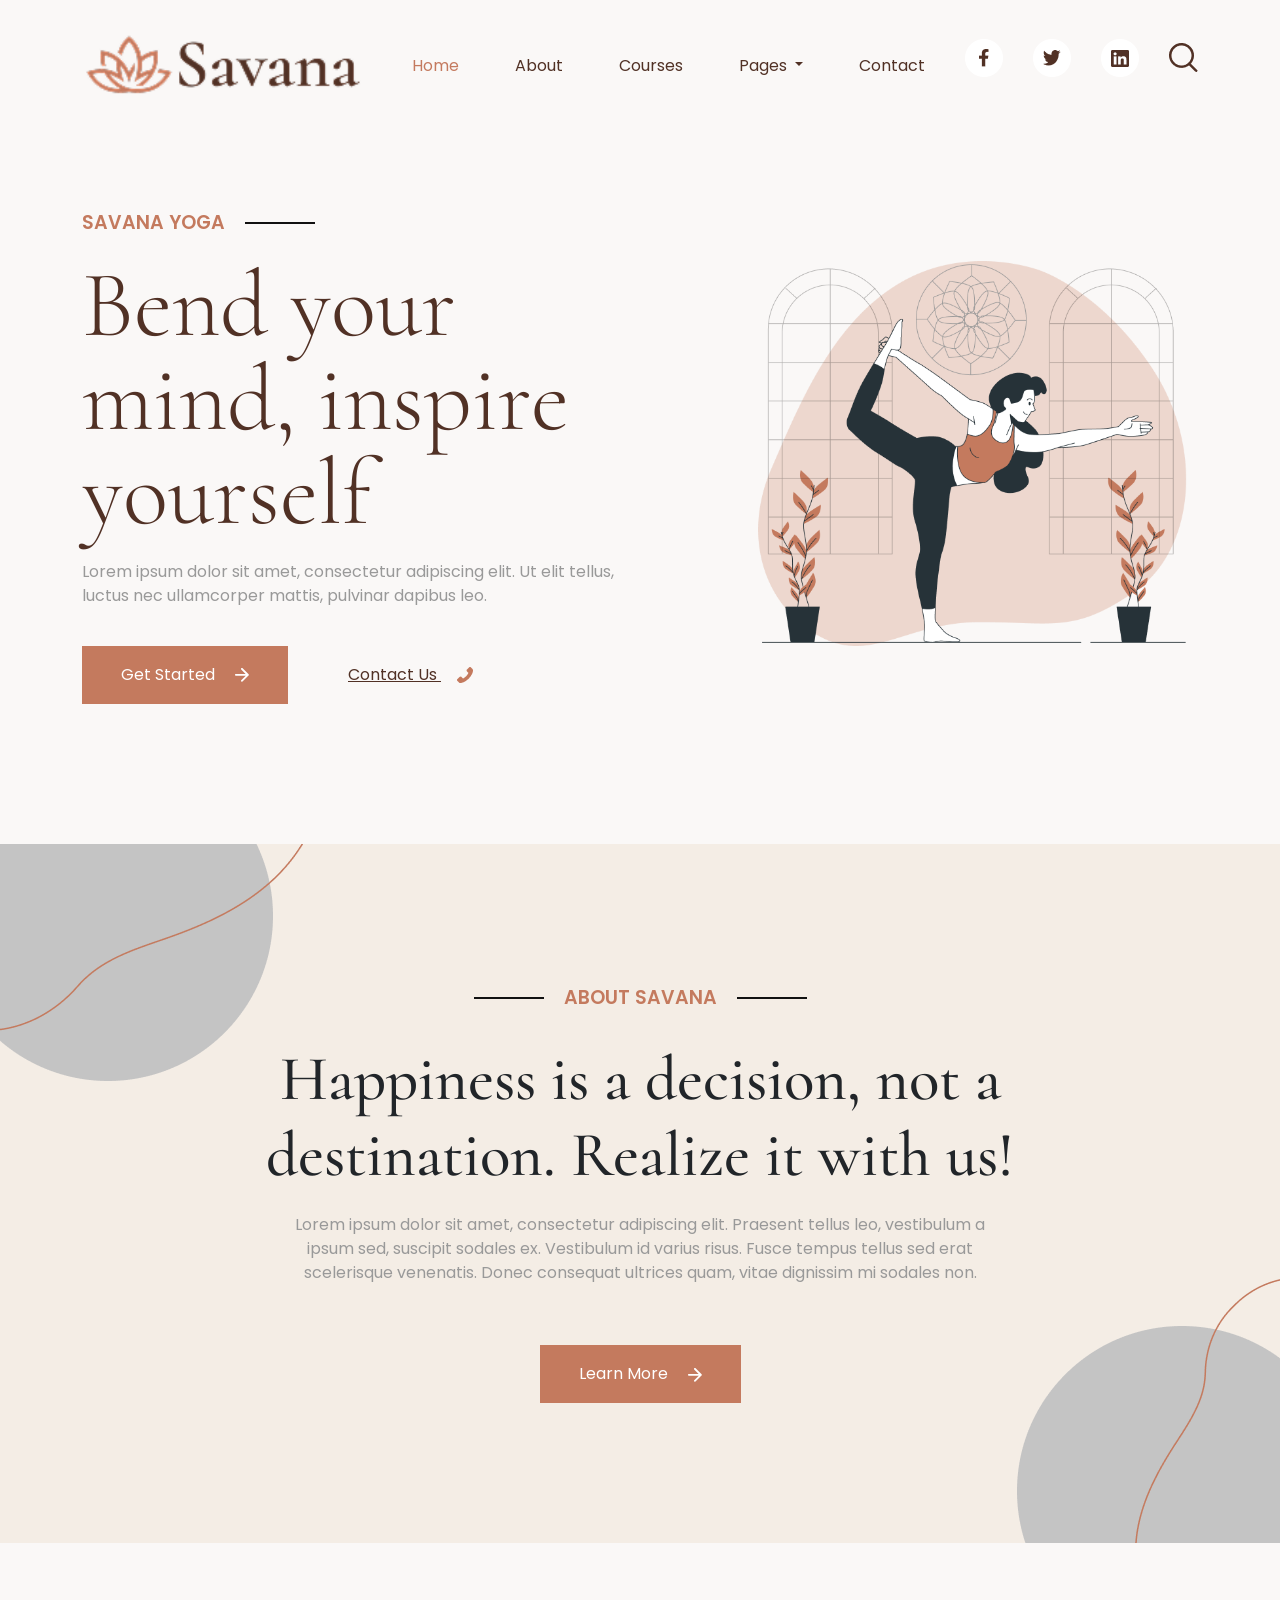
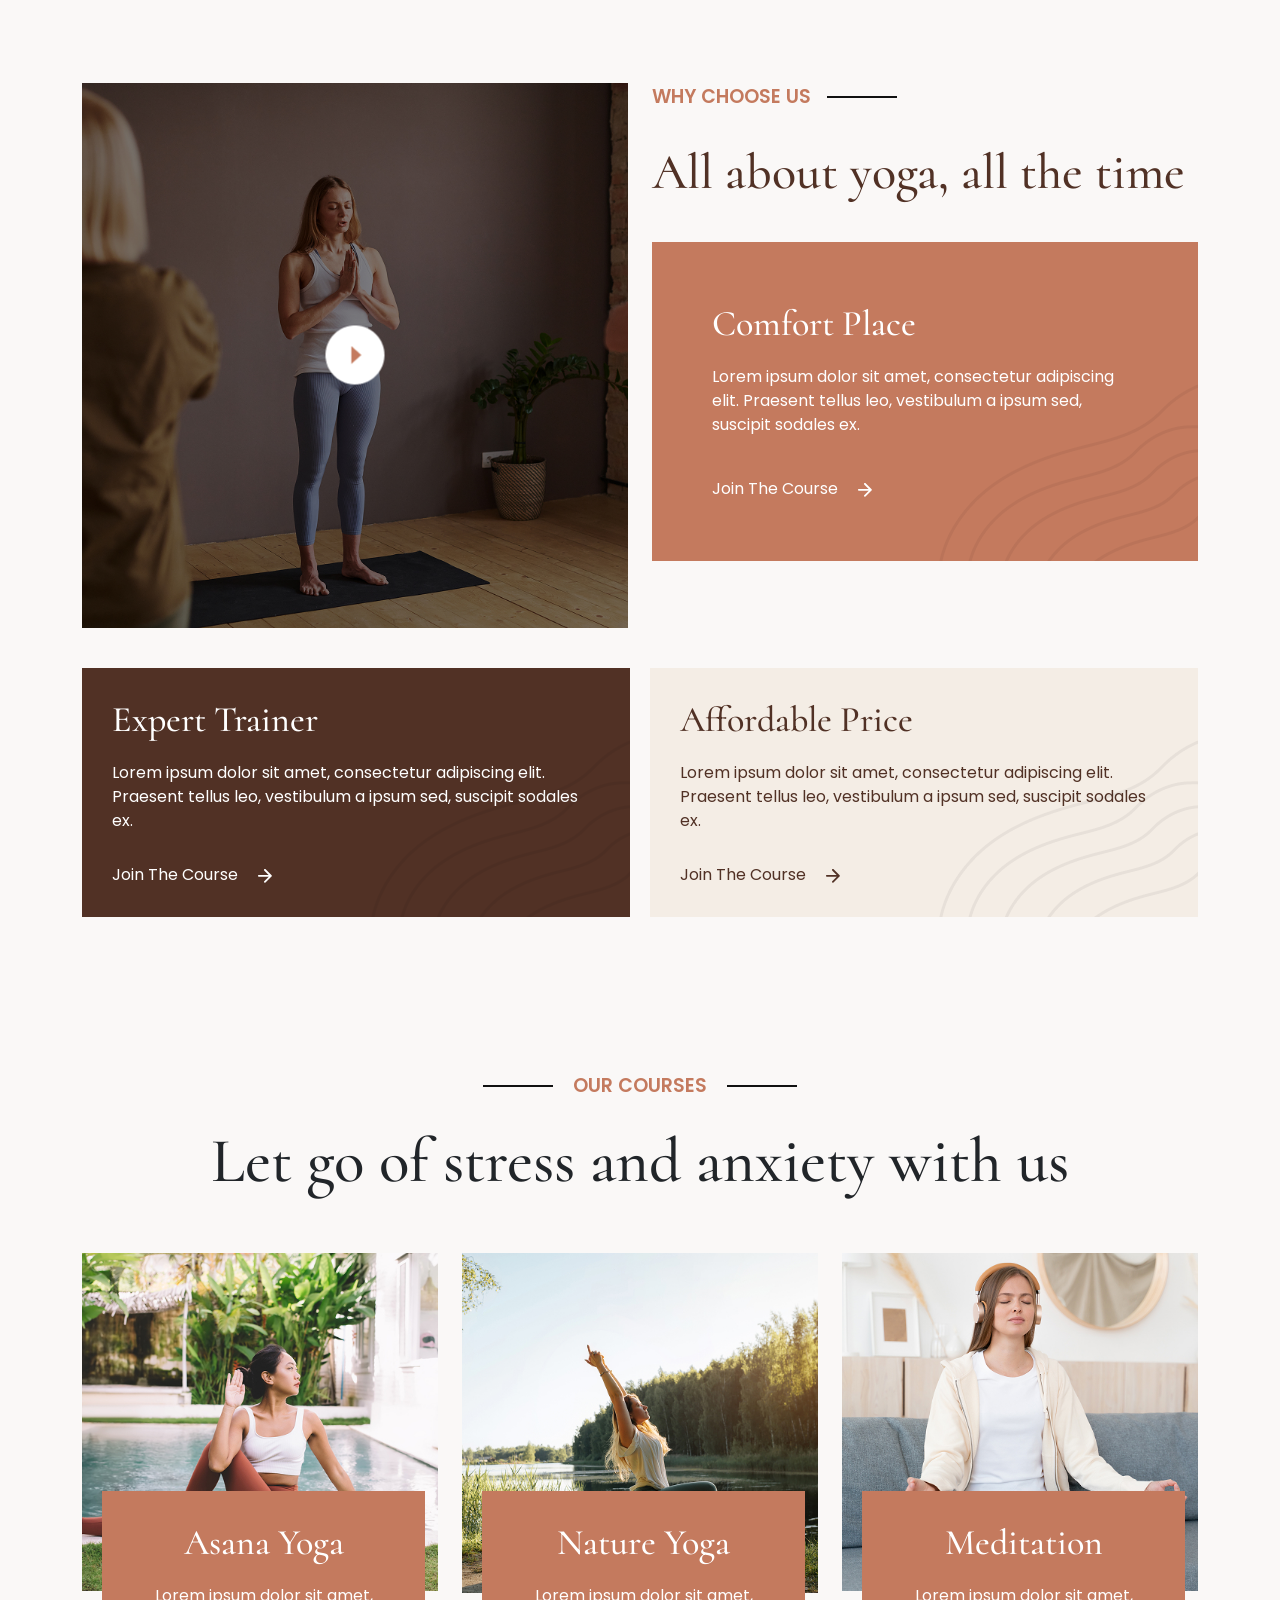
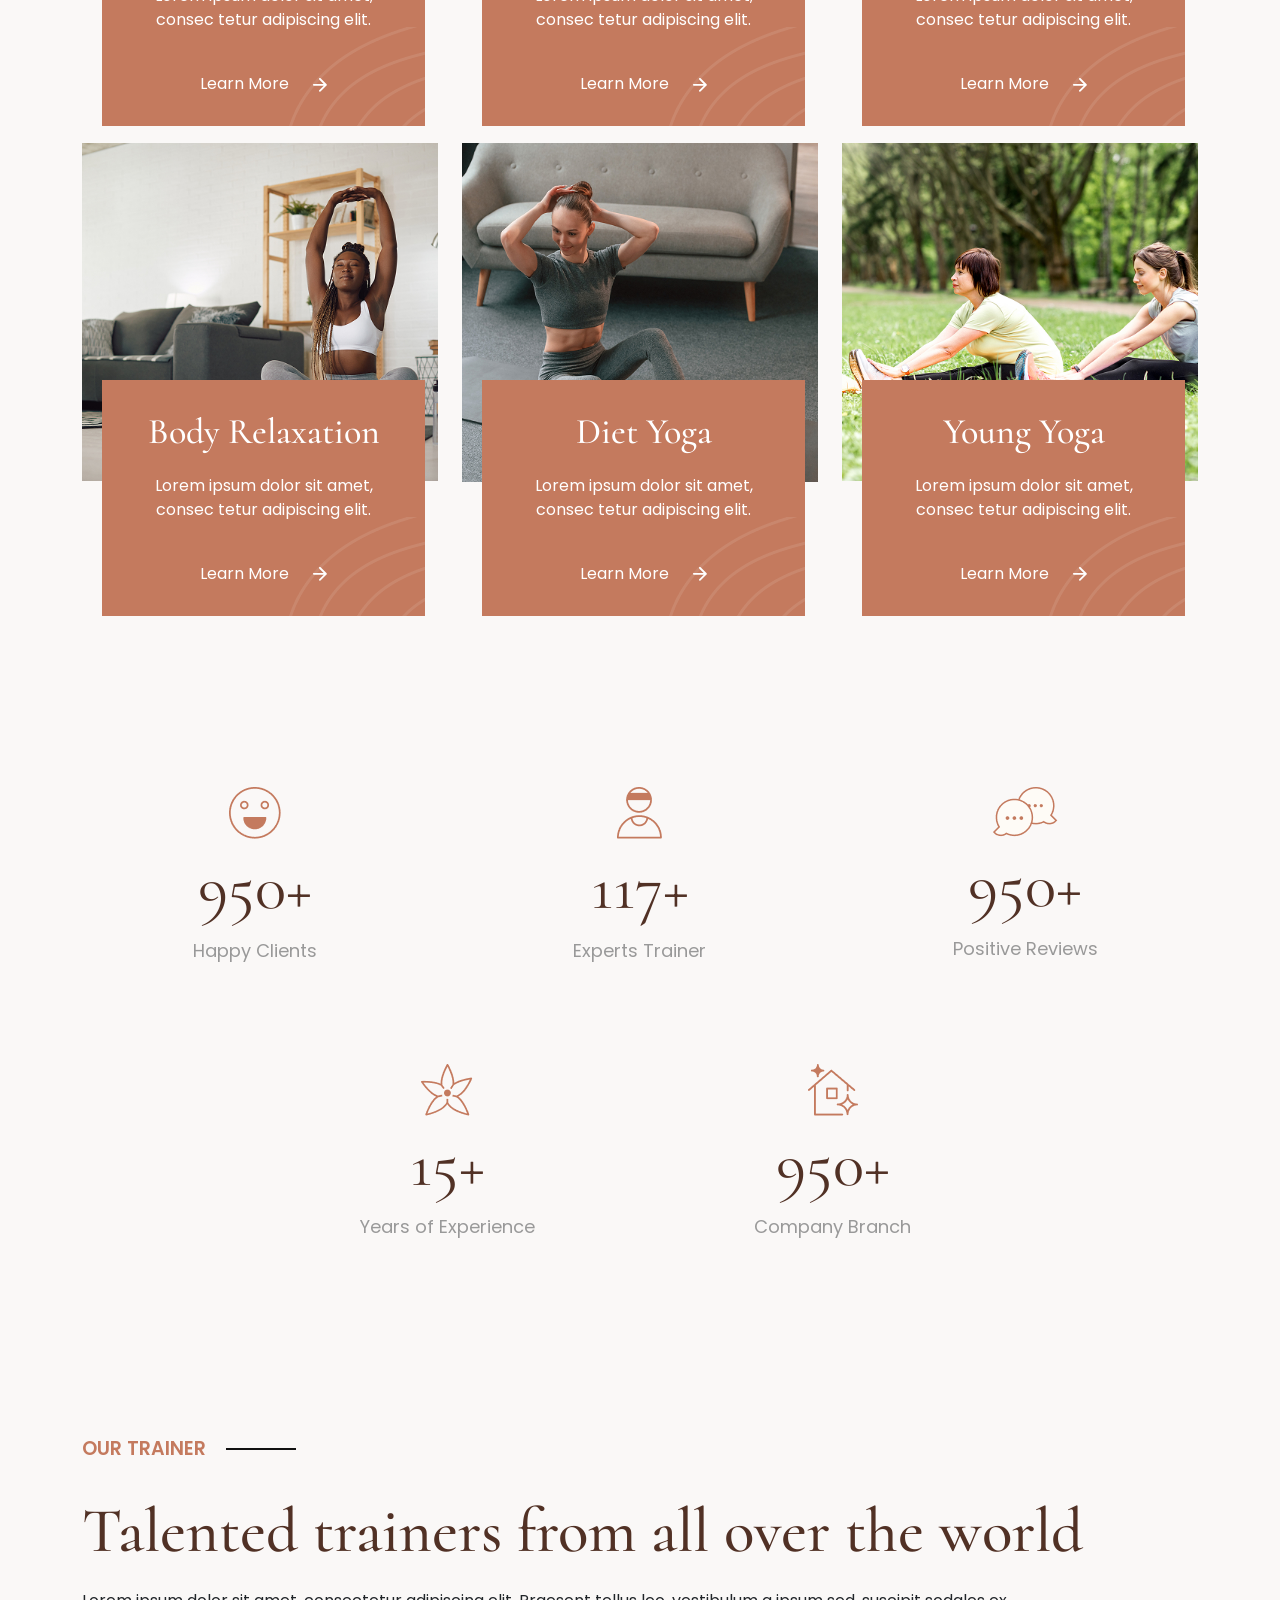
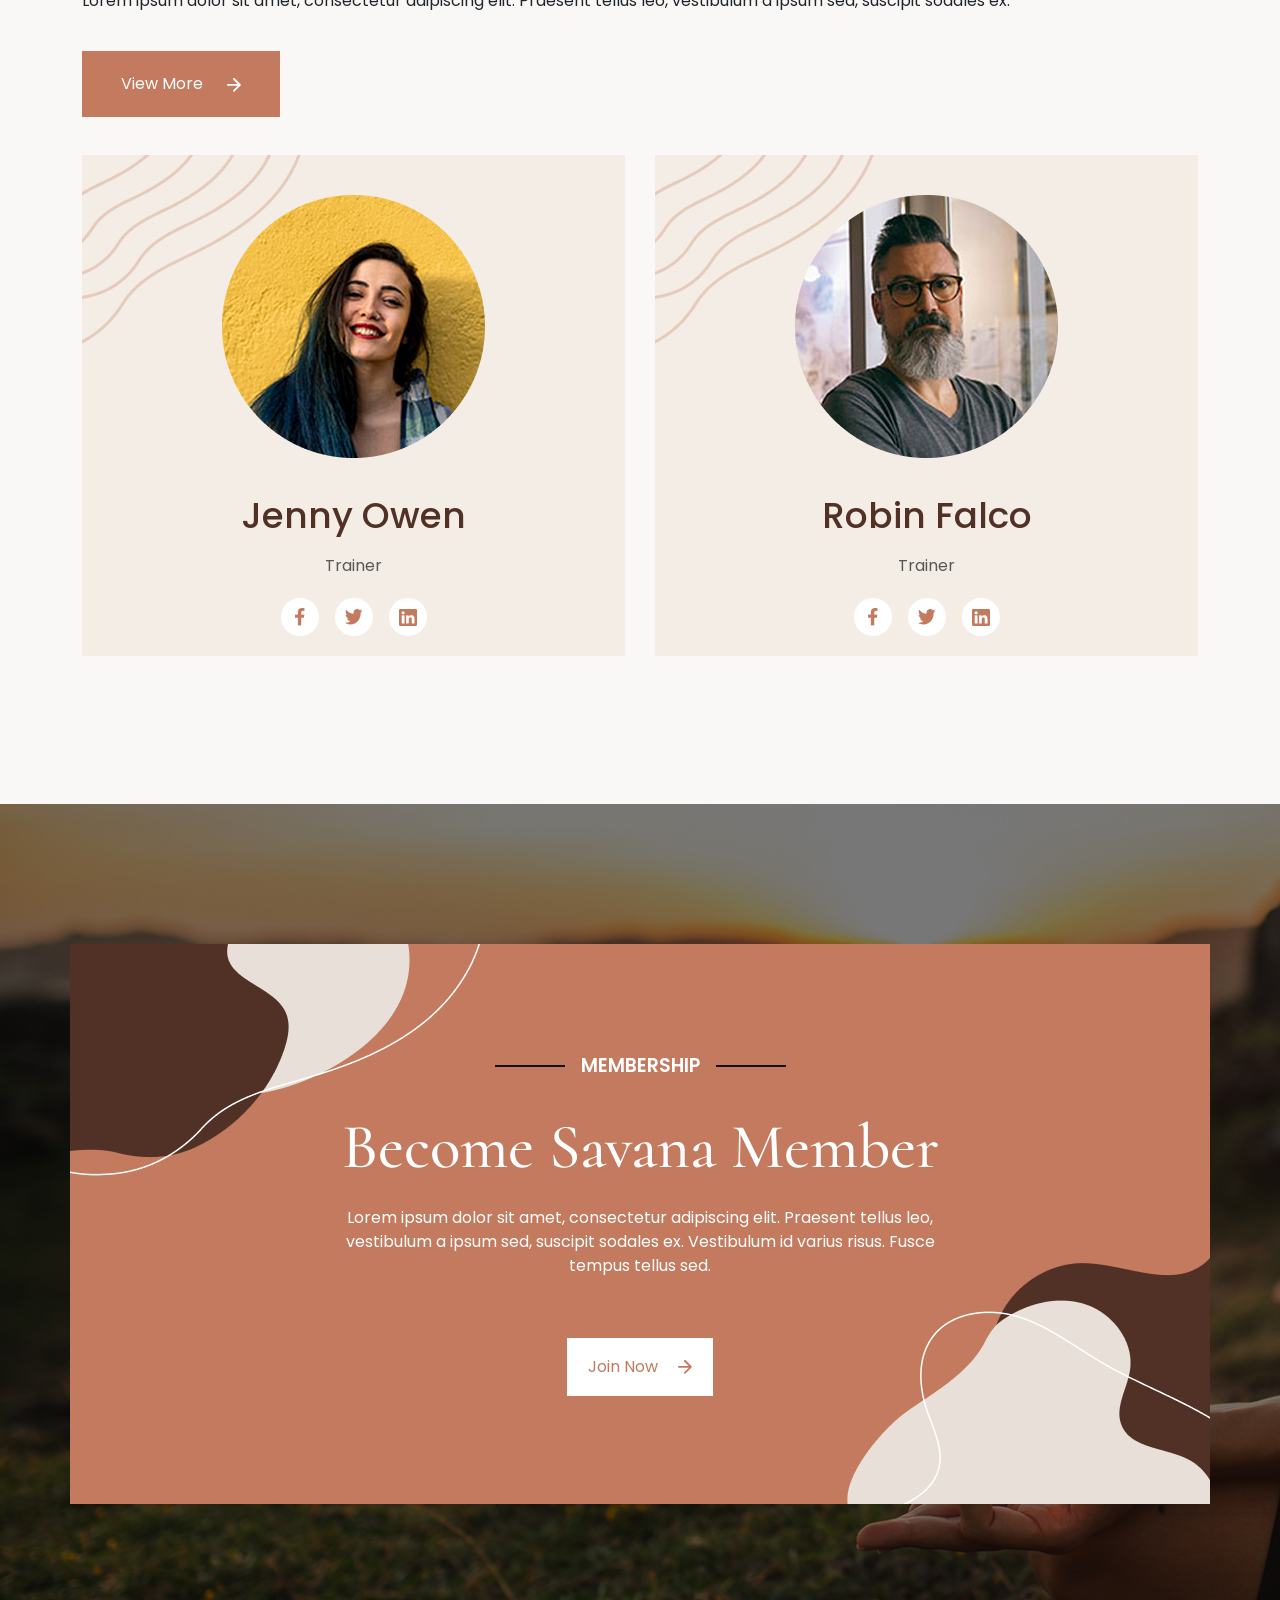
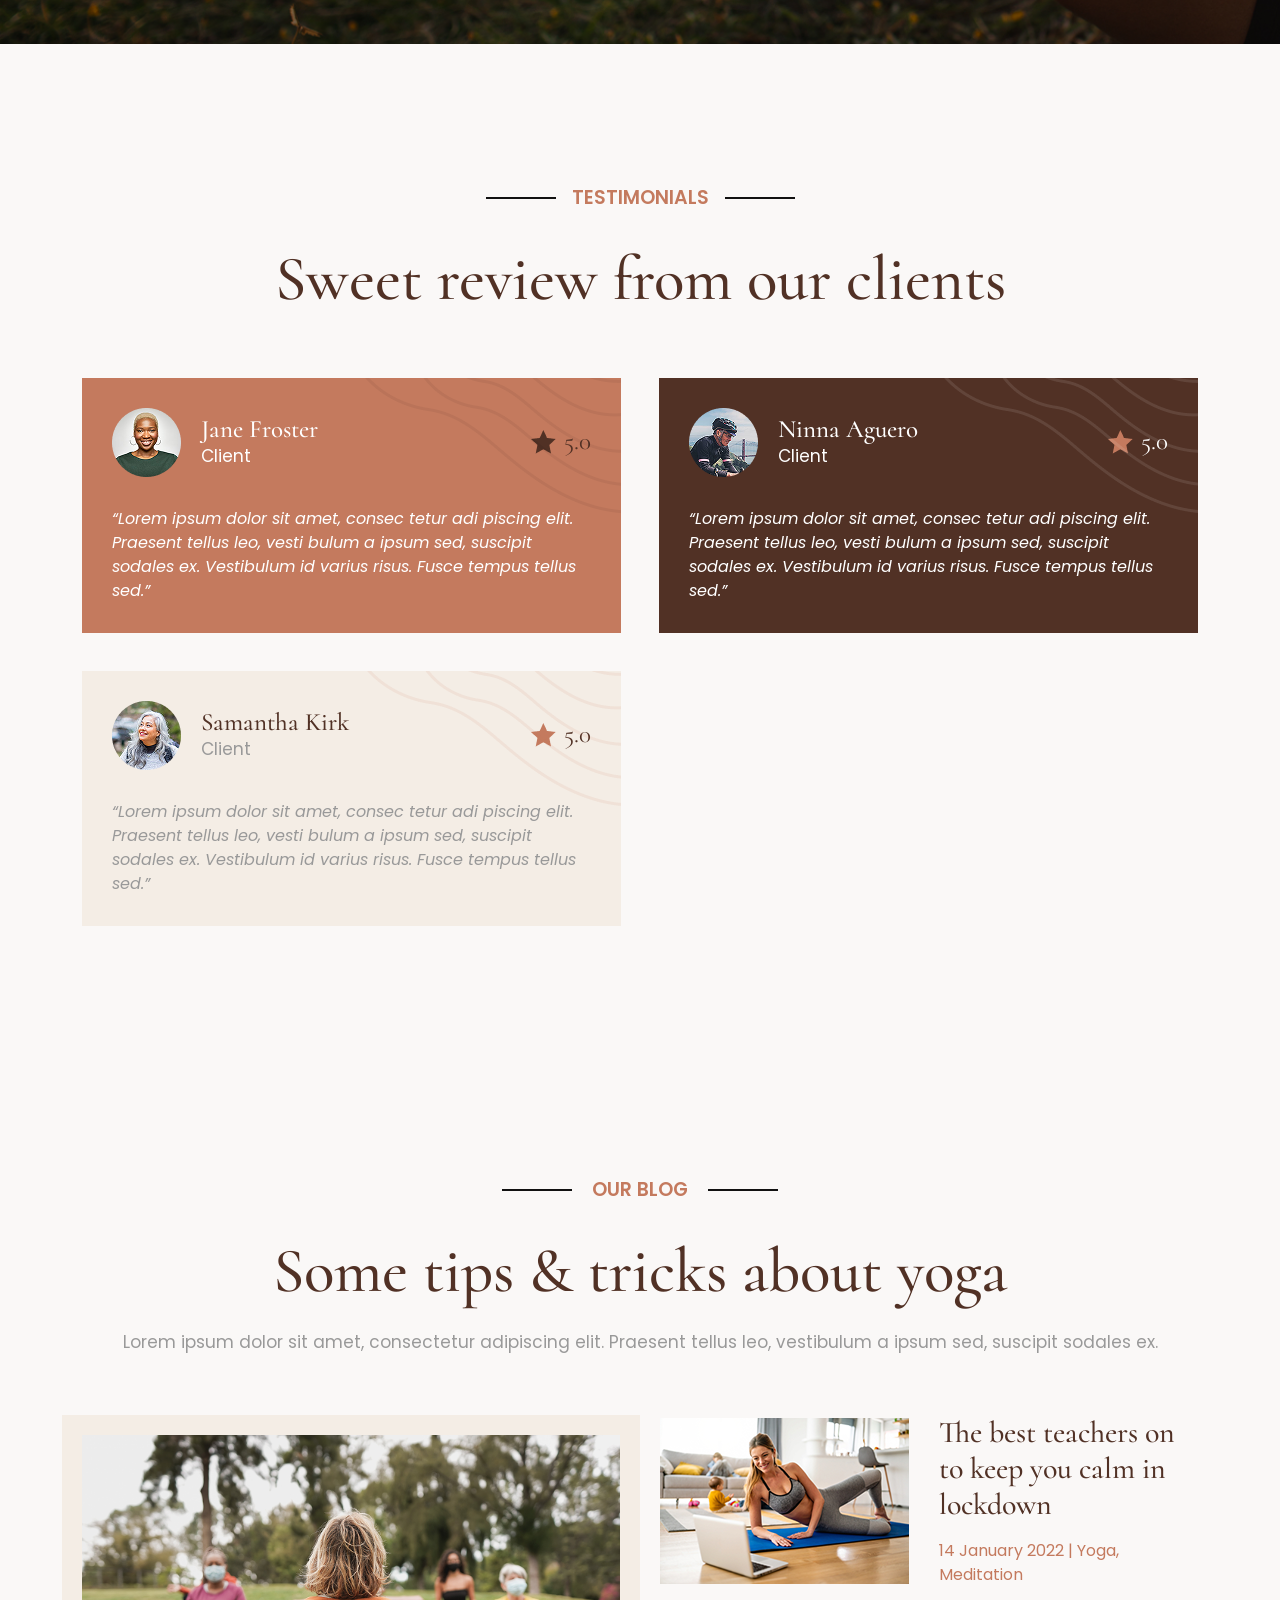
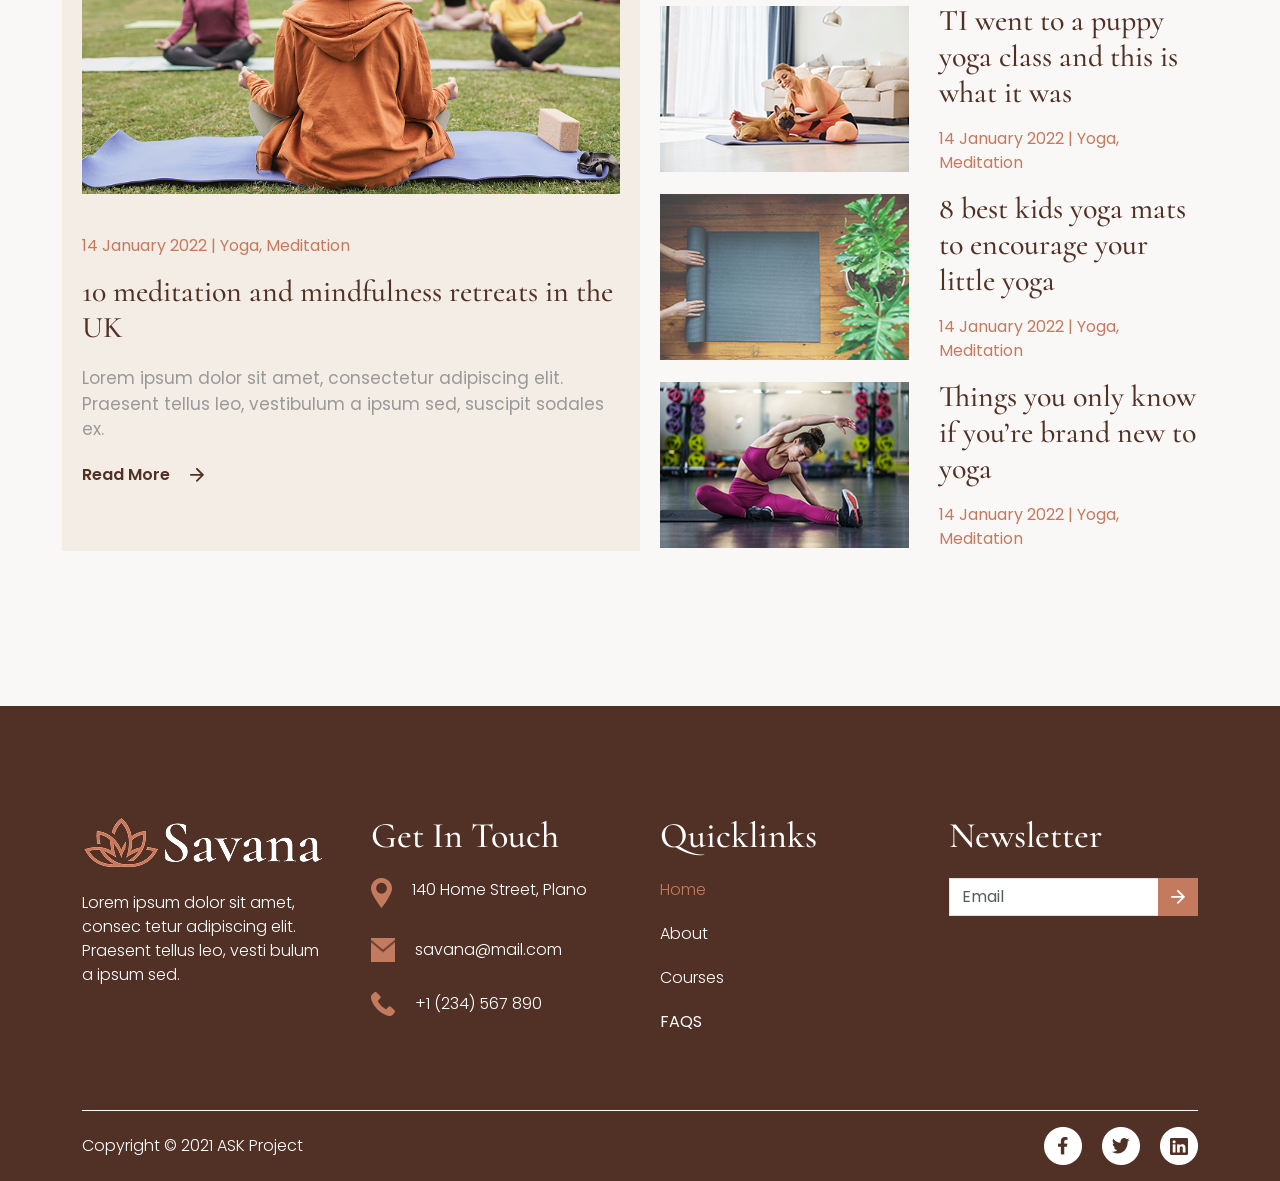
<file: index.html>
<!DOCTYPE html>
<html lang="en">

<head>
    <meta charset="UTF-8">
    <meta name="viewport" content="width=device-width, initial-scale=1.0">
    <title>SAVANA</title>
    <link rel="stylesheet" href="./assets/css/styles.css">
    <link rel="preconnect" href="https://fonts.googleapis.com">
    <link rel="preconnect" href="https://fonts.gstatic.com" crossorigin>
    <link
        href="https://fonts.googleapis.com/css2?family=Cormorant:ital,wght@0,300..700;1,300..700&family=Poppins:ital,wght@0,100;0,200;0,300;0,400;0,500;0,600;0,700;0,800;0,900;1,100;1,200;1,300;1,400;1,500;1,600;1,700;1,800;1,900&display=swap"
        rel="stylesheet">
</head>

<body class="font-family bg-warning">

    <header>
        <nav class="navbar navbar-expand-xl bg-warning pt-3 pb-7">
            <div class="container">
                <a class="navbar-brand w-50" href="index.html"><img src="./assets/images/Logo.svg" alt="Site Logo"></a>
                <button class="navbar-toggler" type="button" data-bs-toggle="collapse"
                    data-bs-target="#navbarSupportedContent" aria-controls="navbarSupportedContent"
                    aria-expanded="false" aria-label="Toggle navigation">
                    <span class="navbar-toggler-icon"></span>
                </button>
                <div class="collapse navbar-collapse" id="navbarSupportedContent">
                    <ul class="navbar-nav d-flex gap-5 mx-auto mb-2 mb-lg-0">
                        <li class="nav-item">
                            <a class="nav-link active" aria-current="page" href="#">Home</a>
                        </li>
                        <li class="nav-item">
                            <a class="nav-link" href="./about.html">About</a>
                        </li>
                        <li class="nav-item">
                            <a class="nav-link" href="#">Courses</a>
                        </li>
                        <li class="nav-item dropdown">
                            <a class="nav-link dropdown-toggle" href="#" role="button" data-bs-toggle="dropdown"
                                aria-expanded="false">
                                Pages
                            </a>
                            <ul class="dropdown-menu">
                                <li><a class="dropdown-item" href="#">Action</a></li>
                                <li><a class="dropdown-item" href="#">Another action</a></li>
                                <li>
                                    <hr class="dropdown-divider">
                                </li>
                                <li><a class="dropdown-item" href="#">Something else here</a></li>
                            </ul>
                        </li>
                        <li class="nav-item">
                            <a class="nav-link" href="./contact.html">Contact</a>
                        </li>
                    </ul>
                    <ul class="d-flex align-items-center gap-3">
                        <a href="#"><img src="./assets/images/icons/facebook.png" alt="Facebook Icon"></a>
                        <a href="#"><img src="./assets/images/icons/twitter.png" alt="Twitter Icon"></a>
                        <a href="#"><img src="./assets/images/icons/linkedin.png" alt="linkedin Icon"></a>
                        <a href="#"><img src="./assets/images/icons/search.png" alt="Search Icon"></a>
                    </ul>
                </div>
            </div>
        </nav>
    </header>
    <main>
        <section class="hero-section bg-warning">
            <div class="container">
                <div class="row align-items-center pb-3 pb-md-6 pb-xl-8">
                    <div class="left-panel col-12 col-xl-6">
                        <div class="d-flex align-items-center gap-2 pb-2">
                            <p class="txt-19 text-primary fw-semibold">SAVANA YOGA</p>
                            <div class="line-short"></div>
                        </div>
                        <h1 class="fw-light font-family-cormorant pb-2 text-secondary lh-1">Bend your mind, inspire
                            yourself</h1>
                        <p class="pb-4 text-success">Lorem ipsum dolor sit amet, consectetur adipiscing elit. Ut elit
                            tellus, luctus nec ullamcorper mattis, pulvinar dapibus leo.</p>
                        <div class="d-flex align-items-center gap-6">
                            <a href="#" class="btn bg-primary text-light py-1 px-4">Get Started <img class="ps-1"
                                    src="./assets/images/icons/right-arrow.png" alt=""></a>
                            <a href="#" class="text-secondary link-deco">Contact Us <img class="ps-1"
                                    src="./assets/images/icons/banner-phone.png" alt="Phone Icon"></a>
                        </div>
                    </div>
                    <div class="right-panel col-12 offset-xl-1 col-xl-5">
                        <img class="img-fluid" src="./assets/images/hero-banner-img.png" alt="">
                    </div>
                </div>
            </div>
        </section>
        <section class="about-us position-relative bg-danger py-3 py-md-6 py-xl-8 ">
            <div class="about container d-flex flex-column align-items-center">
                <div class="d-flex align-items-center gap-2 pb-3">
                    <div class="line-short"></div>
                    <p class="text-primary txt-19 fw-semibold">ABOUT SAVANA</p>
                    <div class="line-short"></div>
                </div>
                <h2 class="fs-2 font-family-cormorant text-center lh-2 pb-2">Happiness is a decision, not a destination.
                    Realize it with us!</h2>
                <p class="text-center pb-6 text-success">Lorem ipsum dolor sit amet, consectetur adipiscing elit.
                    Praesent tellus leo, vestibulum a ipsum sed, suscipit sodales ex. Vestibulum id varius risus. Fusce
                    tempus tellus sed erat scelerisque venenatis. Donec consequat ultrices quam, vitae dignissim mi
                    sodales non.</p>
                <a href="#" class="btn bg-primary text-light py-1 px-4">Learn More <img class="ps-1"
                        src="./assets/images/icons/right-arrow.png" alt="Right Arrow"></a>
            </div>
            <div class="d-not">
                <img class="position-absolute top-0 img-fluid" src="./assets/images/placeholder-top.png"
                    alt="Placeholder Image">
                <img class="position-absolute bottom-0 end-0 img-fluid" src="./assets/images/placeholder-bottom.png"
                    alt="Placeholder Image">
                <img class="position-absolute top-0 start-0" src="./assets/images/icons/about-line.png" alt="About Line">    
                <img class="position-absolute bottom-0 end-0" src="./assets/images/icons/about-line-2.png" alt="About Line">    
            </div>
        </section>
        <section class="choose-us">
            <div class="container position-relative pt-8">
                <div class="row">
                    <div class="position-relative vdo col-12 col-lg-6">
                        <img class="img-fluid w-100 h-100" src="./assets/images/choose-vdo.jpg" alt="Video Title">
                        <!-- Button trigger modal -->
                        <button type="button" class="btn position-absolute top-50 start-50 translate-middle" data-bs-toggle="modal"
                            data-bs-target="#exampleModal">
                            <img class="img-fluid" src="./assets/images/icons/play-button-2.png" alt="Play Button">
                        </button>
                        <!-- Modal -->
                        <div class="modal fade" id="exampleModal" data-bs-backdrop="static" tabindex="-1" aria-labelledby="exampleModalLabel"
                            aria-hidden="true">
                            <div class="modal-dialog">
                                <div class="modal-content">
                                    <div class="modal-body position-relative p-0">
                                        <button type="button" class="btn-close position-absolute z-3 start-100 top-0 translate-middle bg-light rounded-circle" data-bs-dismiss="modal"
                                            aria-label="Close"></button>
                                        <iframe class="ratio ratio-1x1 d-block" width="560" height="315"
                                        src="https://www.youtube.com/embed/dAqQqmaI9vY?si=Z5BAls6j6ojK70Ik"
                                        title="YouTube video player" frameborder="0"
                                        allow="accelerometer; autoplay; clipboard-write; encrypted-media; gyroscope; picture-in-picture; web-share"
                                        referrerpolicy="strict-origin-when-cross-origin" allowfullscreen></iframe>
                                    </div>
                                </div>
                            </div>
                        </div>
                    </div>
                    <div class="col-12 col-lg-6">
                        <div class="d-flex gap-1 align-items-center pt-3 pt-lg-0 pb-3">
                            <p class="text-primary txt-19 fw-semibold">WHY CHOOSE US</p>
                            <div class="line-short"></div>
                        </div>
                        <h2 class="text-secondary font-family-cormorant font-50 pb-5">All about yoga, all the time</h2>
                        <div class="bg-primary position-relative p-6 text-light">
                            <h3 class="pb-2 font-family-cormorant">Comfort Place</h3>
                            <p class="pb-5">Lorem ipsum dolor sit amet, consectetur adipiscing elit. Praesent tellus
                                leo, vestibulum a ipsum sed, suscipit sodales ex.</p>
                            <a class="text-light" href="#">Join The Course <img class="ps-1"
                                    src="./assets/images/icons/right-arrow.png" alt=""></a>
                            <img class="position-absolute end-0 bottom-0" src="./assets/images/icons/choose-ph.png"
                                alt="Choose Placeholder">
                        </div>
                    </div>
                </div>
                <div class="poster d-flex flex-column flex-lg-row gap-2">
                    <div class="bg-secondary position-relative p-3 text-light">
                        <h3 class="pb-2 font-family-cormorant">Expert Trainer</h3>
                        <p class="pb-3">Lorem ipsum dolor sit amet, consectetur adipiscing elit. Praesent tellus
                            leo, vestibulum a ipsum sed, suscipit sodales ex.</p>
                        <a class="text-light" href="#">Join The Course <img class="ps-1"
                                src="./assets/images/icons/right-arrow.png" alt=""></a>
                        <img class="position-absolute end-0 bottom-0" src="./assets/images/icons/choose-ph.png"
                            alt="Choose Placeholder">
                    </div>
                    <div class="bg-danger position-relative p-3 text-secondary">
                        <h3 class="pb-2 font-family-cormorant">Affordable Price</h3>
                        <p class="pb-3">Lorem ipsum dolor sit amet, consectetur adipiscing elit. Praesent tellus
                            leo, vestibulum a ipsum sed, suscipit sodales ex.</p>
                        <a class="text-secondary" href="#">Join The Course <img class="ps-1"
                                src="./assets/images/icons/blog-arrow.png" alt=""></a>
                        <img class="position-absolute end-0 bottom-0" src="./assets/images/icons/choose-ph.png"
                            alt="Choose Placeholder">
                    </div>
                </div>
            </div>
        </section>
        <section class="courses mt-5 mt-md-6 mt-xl-9">
            <div class="container">
                <div class="d-flex align-items-center justify-content-center pb-1 pb-lg-3 gap-2">
                    <div class="line-short"></div>
                    <p class="text-primary txt-19 fw-semibold">OUR COURSES</p>
                    <div class="line-short"></div>
                </div>
                <h2 class="fs-2 font-family-cormorant text-center lh-1 pb-3 pb-lg-6">Let go of stress and anxiety with
                    us</h2>
                <div class="row">
                    <div class="position-relative col-12 col-md-6 col-xl-4 course">
                        <img src="./assets/images/course-1.jpg" alt="Yoga Image">
                        <div class="position-absolute box-merge bg-primary text-center text-light py-3 px-5">
                            <h3 class="font-family-cormorant pb-2">Asana Yoga</h3>
                            <p class="pb-5">Lorem ipsum dolor sit amet, consec tetur adipiscing elit.</p>
                            <a href="#" class="text-light">Learn More <img class="ms-2"
                                    src="./assets/images/icons/right-arrow.png" alt="Right Arrow Icon"></a>
                            <img class="position-absolute bottom-0 end-0"
                                src="./assets/images/icons/course-placeholder.png" alt="Course Placeholder Icon">
                        </div>
                    </div>
                    <div class="position-relative col-12 col-md-6 col-xl-4 course">
                        <img src="./assets/images/course-2.jpg" alt="Yoga Image">
                        <div class="position-absolute box-merge bg-primary text-center text-light py-3 px-5">
                            <h3 class="font-family-cormorant pb-2">Nature Yoga</h3>
                            <p class="pb-5">Lorem ipsum dolor sit amet, consec tetur adipiscing elit.</p>
                            <a href="#" class="text-light">Learn More <img class="ms-2"
                                    src="./assets/images/icons/right-arrow.png" alt="Right Arrow Icon"></a>
                            <img class="position-absolute bottom-0 end-0"
                                src="./assets/images/icons/course-placeholder.png" alt="Course Placeholder Icon">
                        </div>
                    </div>
                    <div class="position-relative col-12 col-md-6 col-xl-4 course">
                        <img src="./assets/images/course-3.jpg" alt="Yoga Image">
                        <div class="position-absolute box-merge bg-primary text-center text-light py-3 px-5">
                            <h3 class="font-family-cormorant pb-2">Meditation</h3>
                            <p class="pb-5">Lorem ipsum dolor sit amet, consec tetur adipiscing elit.</p>
                            <a href="#" class="text-light">Learn More <img class="ms-2"
                                    src="./assets/images/icons/right-arrow.png" alt="Right Arrow Icon"></a>
                            <img class="position-absolute bottom-0 end-0"
                                src="./assets/images/icons/course-placeholder.png" alt="Course Placeholder Icon">
                        </div>
                    </div>
                    <div class="position-relative col-12 col-md-6 col-xl-4 course">
                        <img src="./assets/images/course-4.jpg" alt="Yoga Image">
                        <div class="position-absolute box-merge bg-primary text-center text-light py-3 px-5">
                            <h3 class="font-family-cormorant pb-2">Body Relaxation</h3>
                            <p class="pb-5">Lorem ipsum dolor sit amet, consec tetur adipiscing elit.</p>
                            <a href="#" class="text-light">Learn More <img class="ms-2"
                                    src="./assets/images/icons/right-arrow.png" alt="Right Arrow Icon"></a>
                            <img class="position-absolute bottom-0 end-0"
                                src="./assets/images/icons/course-placeholder.png" alt="Course Placeholder Icon">
                        </div>
                    </div>
                    <div class="position-relative col-12 col-md-6 col-xl-4 course">
                        <img src="./assets/images/course-5.jpg" alt="Yoga Image">
                        <div class="position-absolute box-merge bg-primary text-center text-light py-3 px-5">
                            <h3 class="font-family-cormorant pb-2">Diet Yoga</h3>
                            <p class="pb-5">Lorem ipsum dolor sit amet, consec tetur adipiscing elit.</p>
                            <a href="#" class="text-light">Learn More <img class="ms-2"
                                    src="./assets/images/icons/right-arrow.png" alt="Right Arrow Icon"></a>
                            <img class="position-absolute bottom-0 end-0"
                                src="./assets/images/icons/course-placeholder.png" alt="Course Placeholder Icon">
                        </div>
                    </div>
                    <div class="position-relative col-12 col-md-6 col-xl-4 course">
                        <img src="./assets/images/course-6.jpg" alt="Yoga Image">
                        <div class="position-absolute box-merge bg-primary text-center text-light py-3 px-5">
                            <h3 class="font-family-cormorant pb-2">Young Yoga</h3>
                            <p class="pb-5">Lorem ipsum dolor sit amet, consec tetur adipiscing elit.</p>
                            <a href="#" class="text-light">Learn More <img class="ms-2"
                                    src="./assets/images/icons/right-arrow.png" alt="Right Arrow Icon"></a>
                            <img class="position-absolute bottom-0 end-0"
                                src="./assets/images/icons/course-placeholder.png" alt="Course Placeholder Icon">
                        </div>
                    </div>
                </div>
            </div>
        </section>
        <section class="exposure my-5 my-lg-9">
            <div class="container">
                <div class="row justify-content-center text-center g-5">
                    <div class="col-6 col-lg-4 pb-lg-6">
                        <img src="./assets/images/icons/clients.png" alt="Clients Logo" class="img-fluid">
                        <p class="txt-65 font-family-cormorant text-secondary">950+</p>
                        <p class="txt-18 text-success">Happy Clients</p>
                    </div>

                    <div class="col-6 col-lg-4 pb-lg-6">
                        <img src="./assets/images/icons/trainers.png" alt="Trainer Logo" class="img-fluid">
                        <p class="txt-65 font-family-cormorant text-secondary">117+</p>
                        <p class="txt-18 text-success">Experts Trainer</p>
                    </div>

                    <div class="col-6 col-lg-4 pb-lg-6">
                        <img src="./assets/images/icons/feedback.png" alt="Feedback Logo" class="img-fluid">
                        <p class="txt-65 font-family-cormorant text-secondary">950+</p>
                        <p class="txt-18 text-success">Positive Reviews</p>
                    </div>

                    <div class="col-6 col-lg-4">
                        <img src="./assets/images/icons/experience.png" alt="Experience Logo" class="img-fluid">
                        <p class="txt-65 font-family-cormorant text-secondary">15+</p>
                        <p class="txt-18 text-success">Years of Experience</p>
                    </div>

                    <div class="col-6 col-lg-4">
                        <img src="./assets/images/icons/branch.png" alt="Branch Logo" class="img-fluid">
                        <p class="txt-65 font-family-cormorant text-secondary">950+</p>
                        <p class="txt-18 text-success">Company Branch</p>
                    </div>
                </div>
            </div>
        </section>
        <section class="trainers py-5">
            <div class="container">
                <div class="row align-items-center g-4">
                    <div class="col-12 col-xxl-6  mb-lg-0">
                        <div class="d-flex align-items-center gap-2 pb-3">
                            <p class="text-primary txt-19 fw-semibold m-0">OUR TRAINER</p>
                            <div class="line-short"></div>
                        </div>
                        <h2 class="fs-2 font-family-cormorant text-secondary lh-2 mb-2">
                            Talented trainers from all over the world
                        </h2>
                        <p class="mb-2 mb-md-4">
                            Lorem ipsum dolor sit amet, consectetur adipiscing elit.
                            Praesent tellus leo, vestibulum a ipsum sed, suscipit sodales ex.
                        </p>
                        <a class="btn bg-primary text-white px-4 py-2" href="#">
                            View More <img class="ps-2" src="./assets/images/icons/right-arrow.png"
                                alt="Right Arrow Icon">
                        </a>
                    </div>
                    <div class="col-12 col-xxl-6">
                        <div class="row g-2 g-lg-3">
                            <div class="col-md-6">
                                <div class="position-relative trainer-card bg-danger p-2 text-center">
                                    <img class="position-absolute d-none d-lg-block z-0 top-0 start-0"
                                        src="./assets/images/icons/trainer-placeholder.png" alt="Trainer's Icons">
                                    <div class="position-relative">
                                        <img src="./assets/images/trainer-1.png" alt="Trainer Image"
                                            class="img-fluid mb-1 py-2">
                                        <h3 class="text-secondary mb-1">Jenny Owen</h3>
                                        <p class="text-muted mb-2">Trainer</p>
                                        <img src="./assets/images/icons/social-icons.png" alt="Social Icons"
                                            class="social-set">
                                    </div>
                                </div>
                            </div>
                            <div class="col-md-6">
                                <div class="position-relative trainer-card bg-danger p-2 text-center">
                                    <img class="position-absolute d-none d-lg-block z-0 top-0 start-0"
                                        src="./assets/images/icons/trainer-placeholder.png" alt="Trainer's Icons">
                                    <div class="position-relative">
                                        <img src="./assets/images/trainer-2.png" alt="Trainer Image"
                                            class="img-fluid py-2 mb-1">
                                        <h3 class="text-secondary mb-1">Robin Falco</h3>
                                        <p class="text-muted mb-2">Trainer</p>
                                        <img src="./assets/images/icons/social-icons.png" alt="Social Icons"
                                            class="social-set">
                                    </div>
                                </div>
                            </div>
                        </div>
                    </div>
                </div>
            </div>
        </section>
        <section class="membership py-6 py-lg-8 my-5 mt-lg-7 mb-lg-8">
            <div class="container position-relative d-flex flex-column align-items-center bg-primary py-5 py-lg-7">
                <div class="d-flex align-items-center justify-content-center gap-1 pb-3">
                    <div class="line-short"></div>
                    <p class="text-light txt-19 fw-semibold">MEMBERSHIP</p>
                    <div class="line-short"></div>
                </div>
                <h2 class="fs-2 font-family-cormorant text-light text-center pb-2">Become Savana Member</h2>
                <p class="mx-1 mx-xl-250 text-center text-light pb-6">Lorem ipsum dolor sit amet, consectetur adipiscing
                    elit. Praesent tellus leo, vestibulum a ipsum sed, suscipit sodales ex. Vestibulum id varius risus.
                    Fusce tempus tellus sed.</p>
                <a class="btn bg-light text-primary px-2 py-1" href="#">Join Now <img class="ps-1"
                        src="./assets/images/icons/membership-arrow.png" alt="Membership Arrow Icon"></a>
                <img class="img-fluid position-absolute d-none d-lg-block top-0 start-0"
                    src="./assets/images/icons/membership-ph-2.png" alt="Membership icon">
                <img class="img-fluid position-absolute d-none d-lg-block bottom-0 end-0"
                    src="./assets/images/icons/membership-ph.png" alt="Membership icon">
            </div>
        </section>
        <section class="testimonial">
            <div class="container">
                <div class="d-flex gap-1 justify-content-center align-items-center pb-1 pb-lg-3">
                    <div class="line-short"></div>
                    <p class="text-primary txt-19 fw-semibold">TESTIMONIALS</p>
                    <div class="line-short"></div>
                </div>
                <h2 class="fs-2 font-family-cormorant text-secondary text-center mb-3 mb-lg-6">Sweet review from our
                    clients</h2>
                <div class="row g-1 g-md-2 g-lg-4">
                    <div class="col-12 col-lg-6 col-xxl-4">
                        <div class="bg-primary position-relative py-3 px-3">
                            <div class="d-flex align-items-center justify-content-between pb-3">
                                <div class="d-flex align-items-center">
                                    <img class="img-fluid pe-2" src="./assets/images/testimonial-img-1.png"
                                        alt="testimonial img 1">
                                    <div>
                                        <h3 class="fs-4 font-family-cormorant text-light">Jane Froster</h3>
                                        <p class="text-light txt-17">Client</p>
                                    </div>
                                </div>
                                <div class="d-flex align-items-center">
                                    <img class="img-fluid pa-9" src="./assets/images/icons/star.png" alt="Star Icon">
                                    <p class="fs-4 text-secondary font-family-cormorant">5.0</p>
                                </div>
                            </div>
                            <i class="text-light">“Lorem ipsum dolor sit amet, consec tetur adi piscing elit. Praesent
                                tellus leo, vesti bulum a ipsum sed, suscipit sodales ex. Vestibulum id varius risus.
                                Fusce tempus tellus sed.”</i>
                            <img class="position-absolute end-0 top-0"
                                src="./assets/images/icons/testimonial-placeholder.png" alt="Placeholder Image">
                        </div>
                    </div>
                    <div class="col-12 col-lg-6 col-xxl-4">
                        <div class="position-relative py-3 px-3 bg-secondary">
                            <div class="d-flex align-items-center justify-content-between pb-3">
                                <div class="d-flex align-items-center">
                                    <img class="img-fluid pe-2" src="./assets/images/testimonial-img-2.png"
                                        alt="testimonial img 1">
                                    <div>
                                        <h3 class="fs-4 font-family-cormorant text-light">Ninna Aguero</h3>
                                        <p class="text-light txt-17">Client</p>
                                    </div>
                                </div>
                                <div class="d-flex align-items-center">
                                    <img class="img-fluid pa-9" src="./assets/images/icons/star-2.png" alt="Star Icon">
                                    <p class="fs-4 text-light font-family-cormorant">5.0</p>
                                </div>
                            </div>
                            <i class="text-light">“Lorem ipsum dolor sit amet, consec tetur adi piscing elit. Praesent
                                tellus leo, vesti bulum a ipsum sed, suscipit sodales ex. Vestibulum id varius risus.
                                Fusce
                                tempus tellus sed.”</i>
                            <img class="position-absolute end-0 top-0"
                                src="./assets/images/icons/about-testi-ph.png" alt="Placeholder Image">
                        </div>
                    </div>
                    <div class="col-12 col-lg-6 col-xxl-4">
                        <div class="position-relative py-3 px-3 bg-danger">
                            <div class="d-flex align-items-center justify-content-between pb-3">
                                <div class="d-flex align-items-center">
                                    <img class="img-fluid pe-2" src="./assets/images/testimonial-img-3.png"
                                        alt="testimonial img 1">
                                    <div>
                                        <h3 class="fs-4 font-family-cormorant text-secondary">Samantha Kirk</h3>
                                        <p class="text-success txt-17">Client</p>
                                    </div>
                                </div>
                                <div class="d-flex align-items-center">
                                    <img class="img-fluid pa-9" src="./assets/images/icons/star-2.png" alt="Star Icon">
                                    <p class="fs-4 text-secondary font-family-cormorant">5.0</p>
                                </div>
                            </div>
                            <i class="text-success">“Lorem ipsum dolor sit amet, consec tetur adi piscing elit. Praesent
                                tellus leo, vesti bulum a ipsum sed, suscipit sodales ex. Vestibulum id varius risus.
                                Fusce
                                tempus tellus sed.”</i>
                            <img class="position-absolute end-0 top-0"
                                src="./assets/images/icons/about-testi-ph-2.png" alt="Placeholder Image">
                        </div>
                    </div>
                </div>
            </div>
        </section>
        <section class="blog pt-5 pt-md-7 pt-lg-250 pb-5 pt-md-7 pb-lg-9">
            <div class="container">
                <div class="d-flex justify-content-center align-items-center gap-2 pb-1 pb-lg-3">
                    <div class="line-short"></div>
                    <p class="text-primary txt-19 fw-semibold">OUR BLOG</p>
                    <div class="line-short"></div>
                </div>
                <h2 class="text-secondary font-family-cormorant text-center fs-2 pb-2">Some tips & tricks about yoga
                </h2>
                <p class="text-success text-center txt-17 pb-3 pb-lg-6">Lorem ipsum dolor sit amet, consectetur
                    adipiscing elit.
                    Praesent tellus leo, vestibulum a ipsum sed, suscipit sodales ex. </p>
                <div class="row g-2 g-lg-5">
                    <div class="col-12 col-xl-6 bg-danger p-2">
                        <img class="img-fluid pb-5 w-100" src="./assets/images/blog-img-1.png" alt="">
                        <p class="text-primary pb-1">14 January 2022 | Yoga, Meditation</p>
                        <h3 class="text-secondary txt-30 font-family-cormorant pb-2">10 meditation and mindfulness
                            retreats in the UK</h3>
                        <p class="text-success txt-17 pb-2">Lorem ipsum dolor sit amet, consectetur adipiscing elit.
                            Praesent tellus leo, vestibulum a ipsum sed, suscipit sodales ex. </p>
                        <a class="text-secondary fw-semibold " href="#">Read More <img class="ps-1"
                                src="./assets/images/icons/blog-arrow.png" alt="Blog Arrow Icon"></a>
                    </div>
                    <div class="col-12 col-xl-6">
                        <div class="d-flex flex-column gap-1">
                            <div class="d-flex flex-column flex-sm-row align-items-center gap-3">
                                <img class="img-fluid" src="./assets/images/blog-img-2.png" alt="Blog Image 2">
                                <div>
                                    <h3 class="txt-30 font-family-cormorant text-secondary pb-1">The best teachers on to
                                        keep you calm in lockdown</h3>
                                    <p class="text-primary">14 January 2022 | Yoga, Meditation</p>
                                </div>
                            </div>
                            <div class="d-flex flex-column flex-sm-row align-items-center gap-3">
                                <img class="img-fluid" src="./assets/images/blog-img-3.png" alt="Blog Image 2">
                                <div>
                                    <h3 class="txt-30 font-family-cormorant text-secondary pb-1">TI went to a puppy yoga
                                        class and this is what it was</h3>
                                    <p class="text-primary">14 January 2022 | Yoga, Meditation</p>
                                </div>
                            </div>
                            <div class="d-flex flex-column flex-sm-row align-items-center gap-3">
                                <img class="img-fluid" src="./assets/images/blog-img-4.png" alt="Blog Image 2">
                                <div>
                                    <h3 class="txt-30 font-family-cormorant text-secondary pb-1">8 best kids yoga mats
                                        to encourage your little yoga</h3>
                                    <p class="text-primary">14 January 2022 | Yoga, Meditation</p>
                                </div>
                            </div>
                            <div class="d-flex flex-column flex-sm-row align-items-center gap-3">
                                <img class="img-fluid" src="./assets/images/blog-img-5.png" alt="Blog Image 2">
                                <div>
                                    <h3 class="txt-30 font-family-cormorant text-secondary pb-1">Things you only know if
                                        you’re brand new to yoga</h3>
                                    <p class="text-primary">14 January 2022 | Yoga, Meditation</p>
                                </div>
                            </div>
                        </div>
                    </div>
                </div>
            </div>
        </section>
    </main>
    <footer class="bg-secondary">
        <div class="container pt-5 pt-lg-7">
            <div class="row g-5 pb-6">
                <div class="col-12 col-xl-3 text-light">
                    <a href="index.html"><img src="./assets/images/footer-logo.png" alt="Website Logo"></a>
                    <p class="pt-2 fw-light">Lorem ipsum dolor sit amet, consec tetur adipiscing elit. Praesent tellus
                        leo, vesti bulum a ipsum sed.</p>
                </div>
                <div class="col-12 col-md-6 col-xl-3">
                    <h2 class="fs-3 text-light pb-2 font-family-cormorant">Get In Touch</h2>
                    <ul class="list-unstyled d-flex flex-column gap-3  text-light">
                        <li><a href="#" class="d-flex gap-2 text-light fw-light"><img
                                    src="./assets/images/icons/location.png" alt="Location Icon">140 Home Street,
                                Plano</a></li>
                        <li><a href="#" class="d-flex gap-2 text-light fw-light"><img
                                    src="./assets/images/icons/email.png" alt="Email Icon">savana@mail.com</a></li>
                        <li><a href="tel: +1 (234) 567 890" class="d-flex gap-2 text-light fw-light"><img
                                    src="./assets/images/icons/phone.png" alt="Location Icon">+1 (234) 567 890</a></li>
                    </ul>
                </div>
                <div class="col-12 col-md-6 col-xl-3">
                    <h2 class="fs-3 text-light pb-2 font-family-cormorant">Quicklinks</h2>
                    <ul class="list-unstyled d-flex flex-column gap-2">
                        <li><a href="#" class="text-primary fw-light">Home</a></li>
                        <li><a href="#" class="text-light fw-light">About</a></li>
                        <li><a href="#" class="text-light fw-light fw-light">Courses</a></li>
                        <li><a href="#" class="text-light">FAQS</a></li>
                    </ul>
                </div>
                <div class="footer-form col-12 col-xl-3">
                    <h2 class="fs-3 text-light pb-2 font-family-cormorant">Newsletter</h2>
                    <div class="input-group mb-3">
                        <input type="text" class="form-control" placeholder="Email" aria-label="Email"
                            aria-describedby="button-addon2">
                        <button class="btn bg-primary" type="button" id="button-addon2"><img
                                src="./assets/images/icons/right-arrow.png" alt="Right Arrow icon"></button>
                    </div>
                </div>
            </div>
            <div class="line"></div>
            <div class="py-1 d-flex align-items-center justify-content-between">
                <p class="m-0 text-light fw-light">Copyright © 2021 ASK Project</p>
                <div class="d-flex gap-2">
                    <a href="#"><img src="./assets/images/icons/footer-fb.png" alt="Facebook Icon"></a>
                    <a href="#"><img src="./assets/images/icons/footer-twitter.png" alt="Twitter Icon"></a>
                    <a href="#"><img src="./assets/images/icons/footer-linkedin.png" alt="Linkedin Icon"></a>
                </div>
            </div>
        </div>
    </footer>

    <script src="https://cdn.jsdelivr.net/npm/bootstrap@5.3.8/dist/js/bootstrap.bundle.min.js"
        integrity="sha384-FKyoEForCGlyvwx9Hj09JcYn3nv7wiPVlz7YYwJrWVcXK/BmnVDxM+D2scQbITxI"
        crossorigin="anonymous"></script>
</body>

</html>
</file>
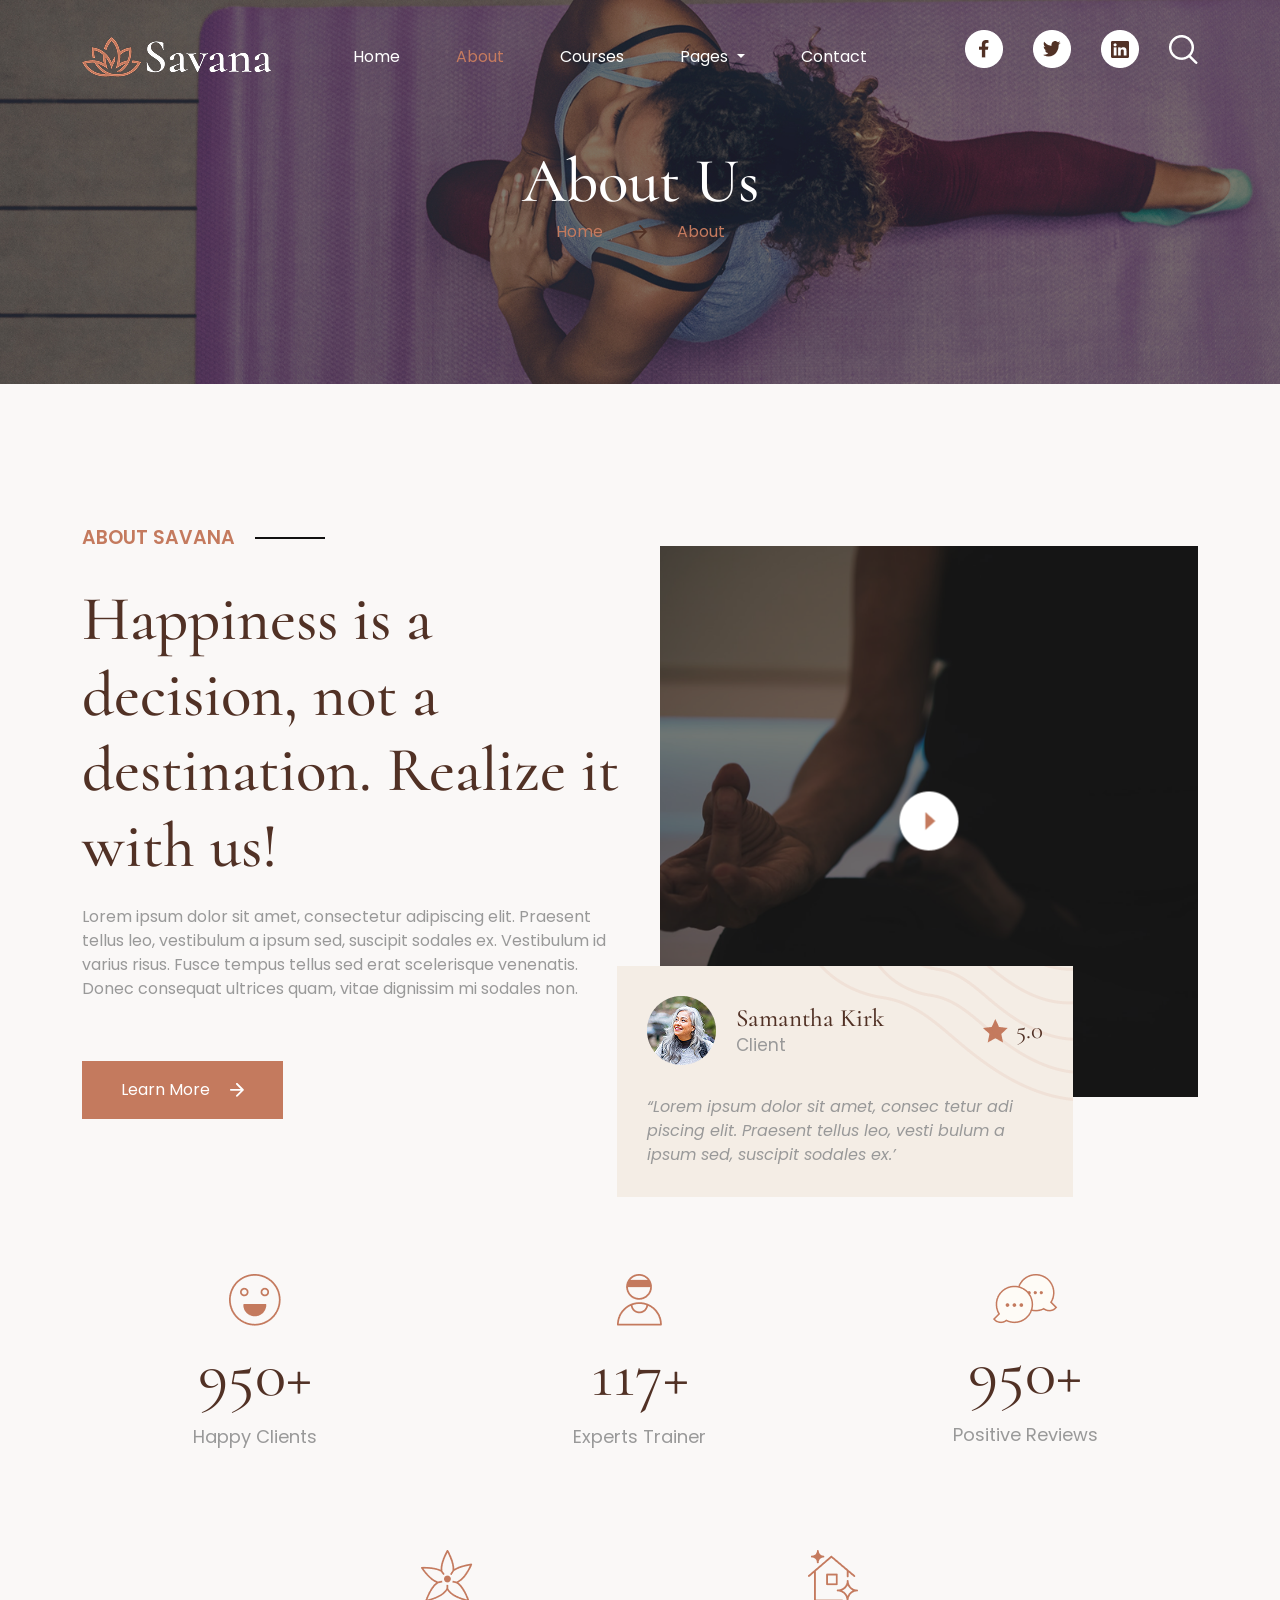
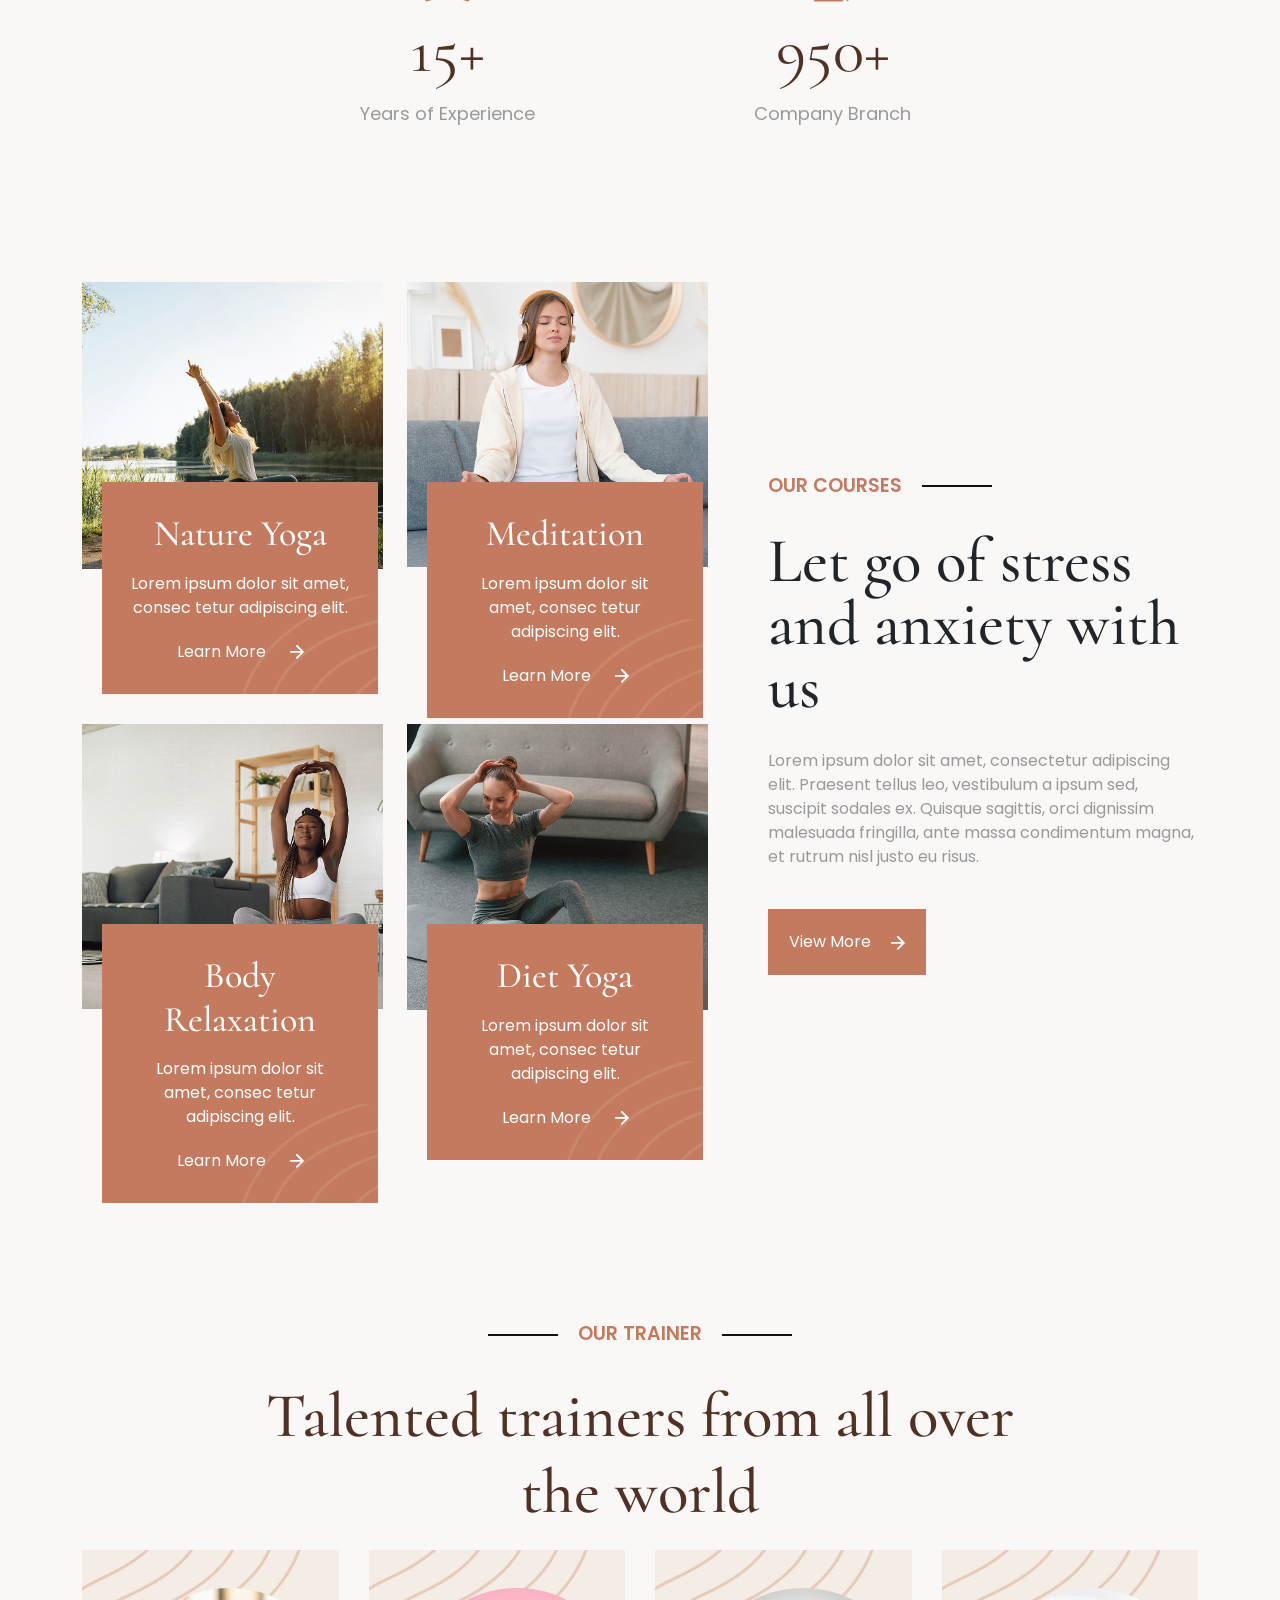
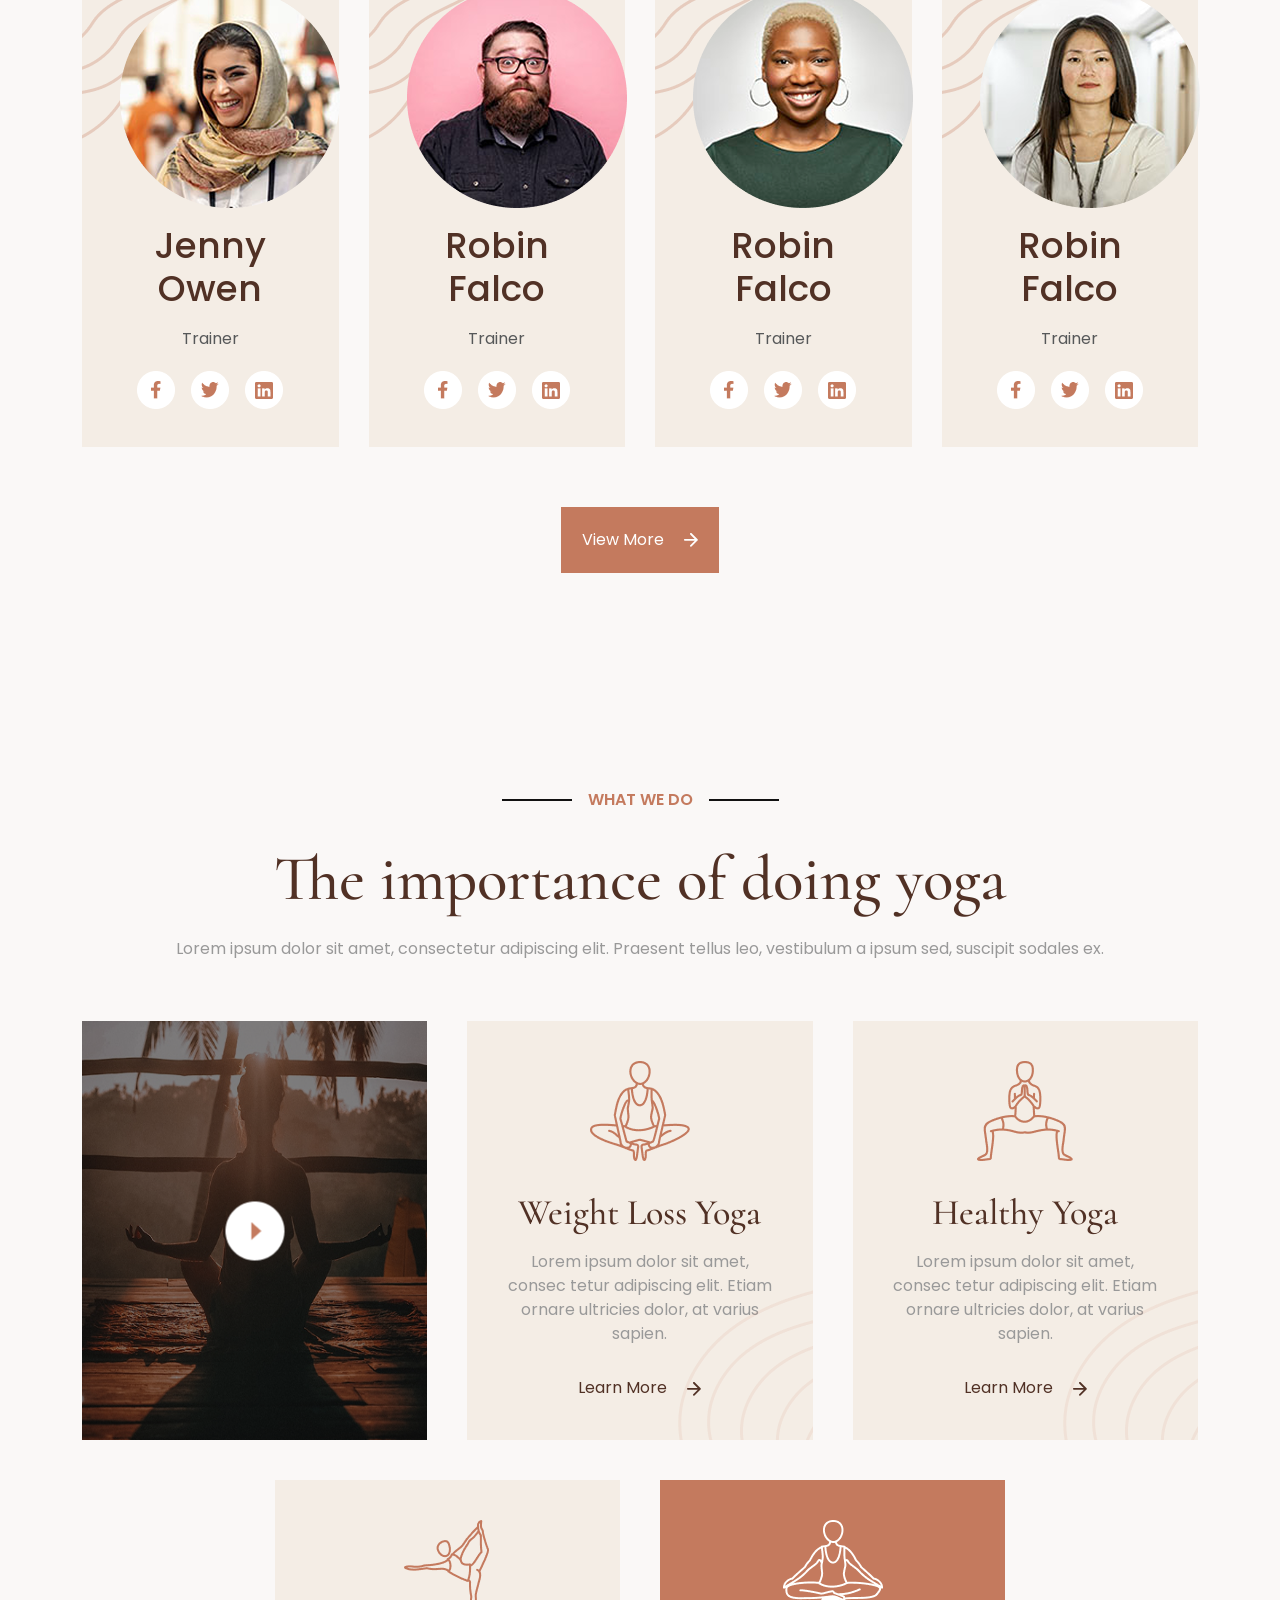
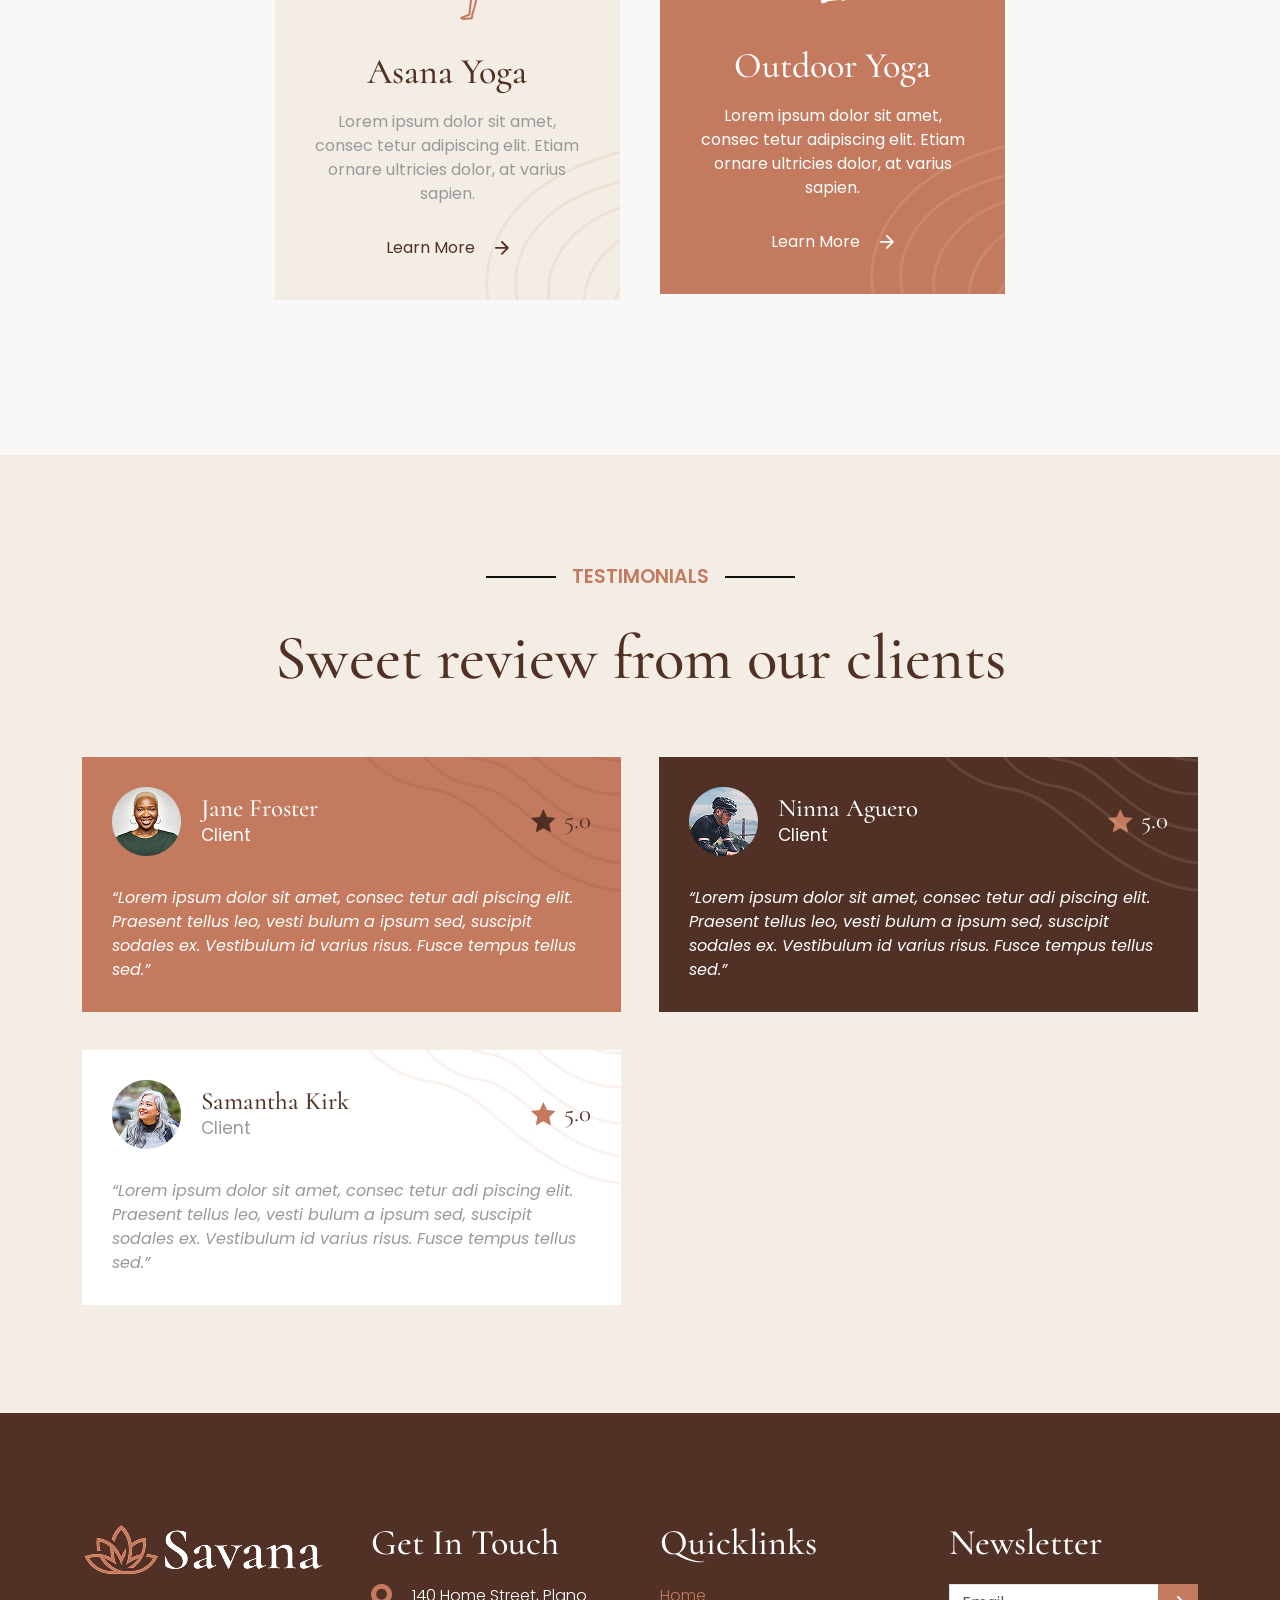
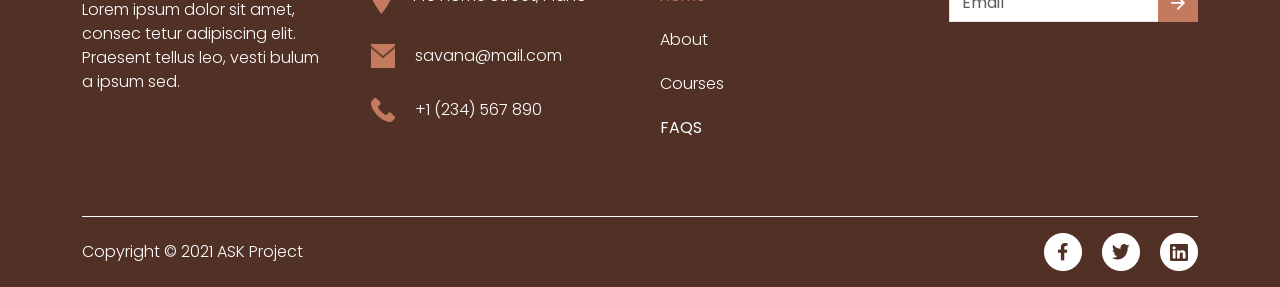
<file: about.html>
<!DOCTYPE html>
<html lang="en">

<head>
    <meta charset="UTF-8">
    <meta name="viewport" content="width=device-width, initial-scale=1.0">
    <title>ABOUT</title>
    <link rel="stylesheet" href="./assets/css/styles.css">
    <link rel="preconnect" href="https://fonts.googleapis.com">
    <link rel="preconnect" href="https://fonts.gstatic.com" crossorigin>
    <link
        href="https://fonts.googleapis.com/css2?family=Cormorant:ital,wght@0,300..700;1,300..700&family=Poppins:ital,wght@0,100;0,200;0,300;0,400;0,500;0,600;0,700;0,800;0,900;1,100;1,200;1,300;1,400;1,500;1,600;1,700;1,800;1,900&display=swap"
        rel="stylesheet">
</head>

<body class="font-family bg-warning">

    <header class="mb-3 mb-lg-8">
        <nav data-bs-theme="dark" class="navbar navbar-expand-xl pt-3 pb-6">
            <div class="container">
                <a class="navbar-brand" href="index.html"><img src="./assets/images/about-logo.png" alt="Site Logo"></a>
                <button class="navbar-toggler" type="button" data-bs-toggle="collapse"
                    data-bs-target="#navbarSupportedContent" aria-controls="navbarSupportedContent"
                    aria-expanded="false" aria-label="Toggle navigation">
                    <span class="navbar-toggler-icon"></span>
                </button>
                <div class="collapse navbar-collapse " id="navbarSupportedContent">
                    <ul class="navbar-nav d-flex gap-5 mx-auto mb-2 mb-lg-0">
                        <li class="nav-item">
                            <a class="nav-link" aria-current="page" href="./index.html">Home</a>
                        </li>
                        <li class="nav-item">
                            <a class="nav-link active" href="./about.html">About</a>
                        </li>
                        <li class="nav-item">
                            <a class="nav-link " href="#">Courses</a>
                        </li>
                        <li class="nav-item dropdown">
                            <a class="nav-link dropdown-toggle" href="#" role="button" data-bs-toggle="dropdown"
                                aria-expanded="false">
                                Pages
                            </a>
                            <ul class="dropdown-menu">
                                <li><a class="dropdown-item" href="#">Action</a></li>
                                <li><a class="dropdown-item" href="#">Another action</a></li>
                                <li>
                                    <hr class="dropdown-divider">
                                </li>
                                <li><a class="dropdown-item" href="#">Something else here</a></li>
                            </ul>
                        </li>
                        <li class="nav-item">
                            <a class="nav-link" href="./contact.html">Contact</a>
                        </li>
                    </ul>
                    <ul class="d-flex align-items-center gap-3">
                        <a href="#"><img src="./assets/images/icons/facebook.png" alt="Facebook Icon"></a>
                        <a href="#"><img src="./assets/images/icons/twitter.png" alt="Twitter Icon"></a>
                        <a href="#"><img src="./assets/images/icons/linkedin.png" alt="linkedin Icon"></a>
                        <a href="#"><img src="./assets/images/icons/about-search.png" alt="Search Icon"></a>
                    </ul>
                </div>
            </div>
        </nav>
        <section class="main">
            <div class="container">
                <h1 class="fs-2 text-light text-center font-family-cormorant">About Us</h1>
                <div class="d-flex align-items-center justify-content-center gap-3 pb-8 text-primary">
                    <a href="./index.html">Home</a>
                    <img src="./assets/images/icons/blog-arrow.png" alt="Right Arrow">
                    <a href="about.html">About</a>
                </div>
            </div>
        </section>
    </header>
    <main>
        <section class="about-us">
            <div class="container position-relative">
                <div class="row align-items-center g-2 g-lg-5">
                    <div class="col-12 col-lg-6">
                        <div class="d-flex align-items-center gap-2 pb-1 pb-lg-3">
                            <p class="text-primary txt-19 fw-semibold">ABOUT SAVANA</p>
                            <div class="line-short"></div>
                        </div>
                            <h2 class="fs-2 font-family-cormorant text-secondary lh-2 pb-2">Happiness is a decision, not
                                a
                                destination.
                                Realize it with us!</h2>
                        <p class=" pb-2 pb-lg-6 text-success">Lorem ipsum dolor sit amet, consectetur adipiscing
                            elit.
                            Praesent tellus leo, vestibulum a ipsum sed, suscipit sodales ex. Vestibulum id varius
                            risus. Fusce
                            tempus tellus sed erat scelerisque venenatis. Donec consequat ultrices quam, vitae dignissim
                            mi
                            sodales non.</p>
                        <a href="#" class="btn bg-primary text-light py-1 px-4">Learn More <img class="ps-1"
                                src="./assets/images/icons/right-arrow.png" alt="Right Arrow"></a>
                    </div>
                    <div class="col-12 col-lg-6 position-relative">
                        <img class="img-fluid h-100" src="./assets/images/about-ph-img.png" alt="Video Image">
                        <!-- Button trigger modal -->
                        <button type="button" class="btn position-absolute top-50 start-50 translate-middle" data-bs-toggle="modal"
                            data-bs-target="#exampleModal">
                            <img class="img-fluid" src="./assets/images/icons/play-button-2.png" alt="Play Button">
                        </button>

                        <!-- Modal -->
                        <div class="modal fade" id="exampleModal" data-bs-backdrop="static" tabindex="-1" aria-labelledby="exampleModalLabel"
                            aria-hidden="true">
                            <div class="modal-dialog">
                                <div class="modal-content">
                                    <div class="modal-body position-relative p-0">
                                        <button type="button" class="btn-close position-absolute z-3 start-100 top-0 translate-middle bg-light rounded-circle" data-bs-dismiss="modal"
                                            aria-label="Close"></button>
                                        <iframe class="ratio ratio-1x1 d-block" width="560" height="315"
                                        src="https://www.youtube.com/embed/dAqQqmaI9vY?si=Z5BAls6j6ojK70Ik"
                                        title="YouTube video player" frameborder="0"
                                        allow="accelerometer; autoplay; clipboard-write; encrypted-media; gyroscope; picture-in-picture; web-share"
                                        referrerpolicy="strict-origin-when-cross-origin" allowfullscreen></iframe>
                                    </div>
                                </div>
                            </div>
                        </div>
                    </div>
                </div>
                <div class="text-card">
                    <div class="position-relative py-3 px-3 bg-danger">
                        <div class="d-flex align-items-center justify-content-between pb-3">
                            <div class="d-flex align-items-center">
                                <img class="img-fluid pe-2" src="./assets/images/testimonial-img-3.png"
                                    alt="testimonial img 1">
                                <div>
                                    <h3 class="fs-4 font-family-cormorant text-secondary">Samantha Kirk</h3>
                                    <p class="text-success txt-17">Client</p>
                                </div>
                            </div>
                            <div class="d-flex align-items-center">
                                <img class="img-fluid pa-9" src="./assets/images/icons/star-2.png" alt="Star Icon">
                                <p class="fs-4 text-secondary font-family-cormorant">5.0</p>
                            </div>
                        </div>
                        <i class="text-success">“Lorem ipsum dolor sit amet, consec tetur adi piscing elit. Praesent
                            tellus leo, vesti bulum a ipsum sed, suscipit sodales ex.’</i>
                        <img class="position-absolute end-0 top-0" src="./assets/images/icons/about-testi-ph-2.png"
                            alt="Placeholder Image">
                    </div>
                </div>
            </div>
        </section>
        <section class="exposure my-5 my-lg-9">
            <div class="container">
                <div class="row justify-content-center text-center g-5">
                    <div class="col-6 col-lg-4 pb-lg-6">
                        <img src="./assets/images/icons/clients.png" alt="Clients Logo" class="img-fluid">
                        <p class="txt-65 font-family-cormorant text-secondary">950+</p>
                        <p class="txt-18 text-success">Happy Clients</p>
                    </div>

                    <div class="col-6 col-lg-4 pb-lg-6">
                        <img src="./assets/images/icons/trainers.png" alt="Trainer Logo" class="img-fluid">
                        <p class="txt-65 font-family-cormorant text-secondary">117+</p>
                        <p class="txt-18 text-success">Experts Trainer</p>
                    </div>

                    <div class="col-6 col-lg-4 pb-lg-6">
                        <img src="./assets/images/icons/feedback.png" alt="Feedback Logo" class="img-fluid">
                        <p class="txt-65 font-family-cormorant text-secondary">950+</p>
                        <p class="txt-18 text-success">Positive Reviews</p>
                    </div>

                    <div class="col-6 col-lg-4">
                        <img src="./assets/images/icons/experience.png" alt="Experience Logo" class="img-fluid">
                        <p class="txt-65 font-family-cormorant text-secondary">15+</p>
                        <p class="txt-18 text-success">Years of Experience</p>
                    </div>

                    <div class="col-6 col-lg-4">
                        <img src="./assets/images/icons/branch.png" alt="Branch Logo" class="img-fluid">
                        <p class="txt-65 font-family-cormorant text-secondary">950+</p>
                        <p class="txt-18 text-success">Company Branch</p>
                    </div>
                </div>
            </div>
        </section>
        <section class="courses container">
            <div class="row g-2 g-lg-6 align-items-center">
                <div class="col-12 col-xl-7">
                    <div class="row">
                        <div class="position-relative col-12 col-md-6 mb-3 mb-lg-9 course">
                            <img src="./assets/images/course-2.jpg" alt="Yoga Image">
                            <div class="box bg-primary text-center text-light py-3">
                                <h3 class="font-family-cormorant pb-1">Nature Yoga</h3>
                                <p class="pb-2">Lorem ipsum dolor sit amet, consec tetur adipiscing elit.</p>
                                <a href="#" class="text-light">Learn More <img class="ms-2"
                                        src="./assets/images/icons/right-arrow.png" alt="Right Arrow Icon"></a>
                                <img class="position-absolute bottom-0 end-0"
                                    src="./assets/images/icons/course-placeholder.png" alt="Course Placeholder Icon">
                            </div>
                        </div>
                        <div class="position-relative col-12 col-md-6 mb-3 mb-lg-9 course">
                            <img src="./assets/images/course-3.jpg" alt="Yoga Image">
                            <div class="box bg-primary text-center text-light p-3 ">
                                <h3 class="font-family-cormorant pb-1">Meditation</h3>
                                <p class="pb-2">Lorem ipsum dolor sit amet, consec tetur adipiscing elit.</p>
                                <a href="#" class="text-light">Learn More <img class="ms-2"
                                        src="./assets/images/icons/right-arrow.png" alt="Right Arrow Icon"></a>
                                <img class="position-absolute bottom-0 end-0"
                                    src="./assets/images/icons/course-placeholder.png" alt="Course Placeholder Icon">
                            </div>
                        </div>
                        <div class="position-relative col-12 col-md-6 mb-3 mb-lg-9 course">
                            <img src="./assets/images/course-4.jpg" alt="Yoga Image">
                            <div class="box bg-primary text-center text-light p-3">
                                <h3 class="font-family-cormorant pb-1">Body Relaxation</h3>
                                <p class="pb-2">Lorem ipsum dolor sit amet, consec tetur adipiscing elit.</p>
                                <a href="#" class="text-light">Learn More <img class="ms-2"
                                        src="./assets/images/icons/right-arrow.png" alt="Right Arrow Icon"></a>
                                <img class="position-absolute bottom-0 end-0"
                                    src="./assets/images/icons/course-placeholder.png" alt="Course Placeholder Icon">
                            </div>
                        </div>
                        <div class="position-relative col-12 col-md-6 mb-3 mb-lg-9 course">
                            <img src="./assets/images/course-5.jpg" alt="Yoga Image">
                            <div class="box bg-primary text-center text-light p-3">
                                <h3 class="font-family-cormorant pb-1">Diet Yoga</h3>
                                <p class="pb-2">Lorem ipsum dolor sit amet, consec tetur adipiscing elit.</p>
                                <a href="#" class="text-light">Learn More <img class="ms-2"
                                        src="./assets/images/icons/right-arrow.png" alt="Right Arrow Icon"></a>
                                <img class="position-absolute bottom-0 end-0"
                                    src="./assets/images/icons/course-placeholder.png" alt="Course Placeholder Icon">
                            </div>
                        </div>
                    </div>
                </div>
                <div class="col-12 col-xl-5">
                    <div class="d-flex align-items-center pb-1 pb-lg-3 gap-2">
                        <p class="text-primary txt-19 fw-semibold">OUR COURSES</p>
                        <div class="line-short"></div>
                    </div>
                    <h2 class="fs-2 font-family-cormorant lh-1 pb-1 pb-lg-3">Let go of stress and anxiety with
                        us</h2>
                    <p class="pb-5 text-success">Lorem ipsum dolor sit amet, consectetur adipiscing elit. Praesent
                        tellus leo, vestibulum a ipsum sed, suscipit sodales ex. Quisque sagittis, orci dignissim
                        malesuada fringilla, ante massa condimentum magna, et rutrum nisl justo eu risus.</p>
                    <a class="btn bg-primary text-light p-2" href="#">View More <img class="ps-1"
                            src="./assets/images/icons/right-arrow.png" alt=""></a>
                </div>
            </div>
        </section>
        <section class="trainers container py-3 py-lg-9">
            <div class="d-flex flex-column align-items-center">
                <div class="d-flex align-items-center justify-content-center gap-2 pb-3">
                    <div class="line-short"></div>
                    <p class="text-primary txt-19 fw-semibold m-0">OUR TRAINER</p>
                    <div class="line-short"></div>
                </div>
                <h2 class="fs-2 text-center font-family-cormorant w-75 text-secondary lh-2 mb-2">
                Talented trainers from all over the world
                </h2>
            </div>
            <div class="row g-3">
                <div class="col-12 col-md-6 col-xl-3">
                    <div class="position-relative trainer-card bg-danger p-4 text-center">
                        <img class="position-absolute z-0 top-0 start-0"
                            src="./assets/images/icons/trainer-placeholder.png" alt="Trainer's Icons">
                        <div class="position-relative">
                            <img src="./assets/images/about-trainer-1.png" alt="Trainer Image" class="trainer-img mb-1">
                            <h3 class="text-secondary mb-1">Jenny Owen</h3>
                            <p class="text-muted mb-2">Trainer</p>
                            <img src="./assets/images/icons/social-icons.png" alt="Social Icons" class="social-set">
                        </div>
                    </div>
                </div>
                <div class="col-12 col-md-6 col-xl-3">
                    <div class="position-relative trainer-card bg-danger p-4 text-center">
                        <img class="position-absolute z-0 top-0 start-0"
                            src="./assets/images/icons/trainer-placeholder.png" alt="Trainer's Icons">
                        <div class="position-relative">
                            <img src="./assets/images/about-trainer-2.png" alt="Trainer Image" class="trainer-img mb-1">
                            <h3 class="text-secondary mb-1">Robin Falco</h3>
                            <p class="text-muted mb-2">Trainer</p>
                            <img src="./assets/images/icons/social-icons.png" alt="Social Icons" class="social-set">
                        </div>
                    </div>
                </div>
                <div class="col-12 col-md-6 col-xl-3">
                    <div class="position-relative trainer-card bg-danger p-4 text-center">
                        <img class="position-absolute z-0 top-0 start-0"
                            src="./assets/images/icons/trainer-placeholder.png" alt="Trainer's Icons">
                        <div class="position-relative">
                            <img src="./assets/images/about-trainer-3.png" alt="Trainer Image" class="trainer-img mb-1">
                            <h3 class="text-secondary mb-1">Robin Falco</h3>
                            <p class="text-muted mb-2">Trainer</p>
                            <img src="./assets/images/icons/social-icons.png" alt="Social Icons" class="social-set">
                        </div>
                    </div>
                </div>
                <div class="col-12 col-md-6 col-xl-3">
                    <div class="position-relative trainer-card bg-danger p-4 text-center">
                        <img class="position-absolute z-0 top-0 start-0"
                            src="./assets/images/icons/trainer-placeholder.png" alt="Trainer's Icons">
                        <div class="position-relative">
                            <img src="./assets/images/about-trainer-4.png" alt="Trainer Image" class="trainer-img mb-1">
                            <h3 class="text-secondary mb-1">Robin Falco</h3>
                            <p class="text-muted mb-2">Trainer</p>
                            <img src="./assets/images/icons/social-icons.png" alt="Social Icons" class="social-set">
                        </div>
                    </div>
                </div>
            </div>
            <div class="d-flex justify-content-center">
                <a class="btn bg-primary text-light mt-6 p-2" href="#">View More <img class="ps-1"
                        src="./assets/images/icons/right-arrow.png" alt=""></a>
            </div>
        </section>
        <section class="what-we-do container my-5 mt-lg-6 mb-lg-9">
            <div class="d-flex align-items-center justify-content-center pb-3 gap-1">
                <div class="line-short"></div>
                <p class="text-primary fw-semibold">WHAT WE DO</p>
                <div class="line-short"></div>
            </div>
            <h2 class="font-family-cormorant text-secondary pb-2 fs-2 text-center">The importance of doing yoga</h2>
            <p class="text-success pb-6 text-center">Lorem ipsum dolor sit amet, consectetur adipiscing elit. Praesent
                tellus leo, vestibulum a ipsum sed, suscipit sodales ex. </p>
            <div class="row g-3 g-lg-5 justify-content-center">
                <div class="position-relative col-12 col-md-6 col-xl-4">
                    <img class="img-fluid h-100" src="./assets/images/vdo-image.png" alt="Video Image">
                    <!-- Button trigger modal -->
                    <button type="button" class="btn position-absolute top-50 start-50 translate-middle" data-bs-toggle="modal"
                        data-bs-target="#exampleModal">
                        <img class="img-fluid" src="./assets/images/icons/play-button-2.png" alt="Play Button">
                    </button>

                    <!-- Modal -->
                    <div class="modal fade" id="exampleModal" data-bs-backdrop="static" tabindex="-1" aria-labelledby="exampleModalLabel"
                        aria-hidden="true">
                        <div class="modal-dialog modal-fullscreen">
                            <div class="modal-content">
                                <div class="modal-body position-relative p-0">
                                    <button type="button" class="btn-close position-absolute start-100 top-0 translate-middle bg-light rounded-circle" data-bs-dismiss="modal"
                                        aria-label="Close"></button>
                                    <iframe class="d-block" width="560" height="315"
                                        src="https://www.youtube.com/embed/LCyP3F7gRC4?si=s0xUCpOGlSTHyMmU"
                                        title="YouTube video player" frameborder="0"
                                        allow="accelerometer; autoplay; clipboard-write; encrypted-media; gyroscope; picture-in-picture; web-share"
                                        referrerpolicy="strict-origin-when-cross-origin" allowfullscreen></iframe>
                                </div>
                            </div>
                        </div>
                    </div>
                </div>
                <div class="col-12 col-md-6 col-xl-4">
                    <div class="d-flex position-relative flex-column align-items-center bg-danger p-5">
                        <img class="pb-3" src="./assets/images/vector-1.png" alt="Vector Image">
                        <h3 class="pb-1 font-family-cormorant text-secondary">Weight Loss Yoga</h3>
                        <p class="pb-3 text-center text-success">Lorem ipsum dolor sit amet, consec tetur adipiscing
                            elit. Etiam ornare ultricies dolor, at varius sapien.</p>
                        <a class="text-secondary" href="#">Learn More <img class="ps-1"
                                src="./assets/images/icons/blog-arrow.png" alt="Blog Arrow"></a>
                        <img class="position-absolute end-0 bottom-0" src="./assets/images/icons/about-shade.png"
                            alt="About Shade">
                    </div>
                </div>
                <div class="col-12 col-md-6 col-xl-4">
                    <div class="d-flex position-relative flex-column align-items-center bg-danger p-5">
                        <img class="pb-3 img-fluid" src="./assets/images/vector-2.png" alt="Vector Image">
                        <h3 class="pb-1 font-family-cormorant text-secondary">Healthy Yoga</h3>
                        <p class="pb-3 text-center text-success">Lorem ipsum dolor sit amet, consec tetur adipiscing
                            elit. Etiam ornare ultricies dolor, at varius sapien.</p>
                        <a class="text-secondary" href="#">Learn More <img class="ps-1"
                                src="./assets/images/icons/blog-arrow.png" alt="Blog Arrow"></a>
                        <img class="position-absolute end-0 bottom-0" src="./assets/images/icons/about-shade.png"
                            alt="About Shade">
                    </div>
                </div>
                <div class="col-12 col-md-6 col-xl-4">
                    <div class="d-flex position-relative flex-column align-items-center bg-danger p-5">
                        <img class="pb-3 img-fluid" src="./assets/images/vector-4.png" alt="Vector Image">
                        <h3 class="pb-1 font-family-cormorant text-secondary">Asana Yoga</h3>
                        <p class="pb-3 text-center text-success">Lorem ipsum dolor sit amet, consec tetur adipiscing
                            elit. Etiam ornare ultricies dolor, at varius sapien.</p>
                        <a class="text-secondary" href="#">Learn More <img class="ps-1"
                                src="./assets/images/icons/blog-arrow.png" alt="Blog Arrow"></a>
                        <img class="position-absolute end-0 bottom-0" src="./assets/images/icons/about-shade.png"
                            alt="About Shade">
                    </div>
                </div>
                <div class="col-12 col-md-6 col-xl-4">
                    <div class="d-flex position-relative flex-column align-items-center bg-primary p-5">
                        <img class="pb-5 img-fluid" src="./assets/images/vector-3.png" alt="Vector Image">
                        <h3 class="pb-1 font-family-cormorant text-light">Outdoor Yoga</h3>
                        <p class="pb-3 text-center text-light">Lorem ipsum dolor sit amet, consec tetur adipiscing
                            elit. Etiam ornare ultricies dolor, at varius sapien.</p>
                        <a class="text-light" href="#">Learn More <img class="ps-1"
                                src="./assets/images/icons/right-arrow.png" alt="Blog Arrow"></a>
                        <img class="position-absolute end-0 bottom-0"
                            src="./assets/images/icons/about-primary-shade.png" alt="About Shade">
                    </div>
                </div>
            </div>
        </section>
        <section class="testimonial bg-danger">
            <div class="container py-3 py-md-6 py-xl-7">
                <div class="d-flex gap-1 justify-content-center align-items-center pb-1 pb-lg-3">
                    <div class="line-short"></div>
                    <p class="text-primary txt-19 fw-semibold">TESTIMONIALS</p>
                    <div class="line-short"></div>
                </div>
                <h2 class="fs-2 font-family-cormorant text-secondary text-center mb-3 mb-lg-6">Sweet review from our
                    clients</h2>
                <div class="row g-1 g-md-2 g-lg-4">
                    <div class="col-12 col-lg-6 col-xxl-4">
                        <div class="bg-primary position-relative py-3 px-3">
                            <div class="d-flex align-items-center justify-content-between pb-3">
                                <div class="d-flex align-items-center">
                                    <img class="img-fluid pe-2" src="./assets/images/testimonial-img-1.png"
                                        alt="testimonial img 1">
                                    <div>
                                        <h3 class="fs-4 font-family-cormorant text-light">Jane Froster</h3>
                                        <p class="text-light txt-17">Client</p>
                                    </div>
                                </div>
                                <div class="d-flex align-items-center">
                                    <img class="img-fluid pa-9" src="./assets/images/icons/star.png" alt="Star Icon">
                                    <p class="fs-4 text-secondary font-family-cormorant">5.0</p>
                                </div>
                            </div>
                            <i class="text-light">“Lorem ipsum dolor sit amet, consec tetur adi piscing elit. Praesent
                                tellus leo, vesti bulum a ipsum sed, suscipit sodales ex. Vestibulum id varius risus.
                                Fusce tempus tellus sed.”</i>
                            <img class="position-absolute end-0 top-0"
                                src="./assets/images/icons/testimonial-placeholder.png" alt="Placeholder Image">
                        </div>
                    </div>
                    <div class="col-12 col-lg-6 col-xxl-4">
                        <div class="position-relative py-3 px-3 bg-secondary">
                            <div class="d-flex align-items-center justify-content-between pb-3">
                                <div class="d-flex align-items-center">
                                    <img class="img-fluid pe-2" src="./assets/images/testimonial-img-2.png"
                                        alt="testimonial img 1">
                                    <div>
                                        <h3 class="fs-4 font-family-cormorant text-light">Ninna Aguero</h3>
                                        <p class="text-light txt-17">Client</p>
                                    </div>
                                </div>
                                <div class="d-flex align-items-center">
                                    <img class="img-fluid pa-9" src="./assets/images/icons/star-2.png" alt="Star Icon">
                                    <p class="fs-4 text-light font-family-cormorant">5.0</p>
                                </div>
                            </div>
                            <i class="text-light">“Lorem ipsum dolor sit amet, consec tetur adi piscing elit. Praesent
                                tellus leo, vesti bulum a ipsum sed, suscipit sodales ex. Vestibulum id varius risus.
                                Fusce
                                tempus tellus sed.”</i>
                            <img class="position-absolute end-0 top-0" src="./assets/images/icons/about-testi-ph.png"
                                alt="Placeholder Image">
                        </div>
                    </div>
                    <div class="col-12 col-lg-6 col-xxl-4">
                        <div class="position-relative py-3 px-3 bg-light">
                            <div class="d-flex align-items-center justify-content-between pb-3">
                                <div class="d-flex align-items-center">
                                    <img class="img-fluid pe-2" src="./assets/images/testimonial-img-3.png"
                                        alt="testimonial img 1">
                                    <div>
                                        <h3 class="fs-4 font-family-cormorant text-secondary">Samantha Kirk</h3>
                                        <p class="text-success txt-17">Client</p>
                                    </div>
                                </div>
                                <div class="d-flex align-items-center">
                                    <img class="img-fluid pa-9" src="./assets/images/icons/star-2.png" alt="Star Icon">
                                    <p class="fs-4 text-secondary font-family-cormorant">5.0</p>
                                </div>
                            </div>
                            <i class="text-success">“Lorem ipsum dolor sit amet, consec tetur adi piscing elit. Praesent
                                tellus leo, vesti bulum a ipsum sed, suscipit sodales ex. Vestibulum id varius risus.
                                Fusce
                                tempus tellus sed.”</i>
                            <img class="position-absolute end-0 top-0" src="./assets/images/icons/about-testi-ph-2.png"
                                alt="Placeholder Image">
                        </div>
                    </div>
                </div>
            </div>
        </section>
    </main>
    <footer class="bg-secondary">
        <div class="container pt-5 pt-lg-7">
            <div class="row g-5 pb-6">
                <div class="col-12 col-xl-3 text-light">
                    <a href="index.html"><img src="./assets/images/footer-logo.png" alt="Website Logo"></a>
                    <p class="pt-2 fw-light">Lorem ipsum dolor sit amet, consec tetur adipiscing elit. Praesent tellus
                        leo, vesti bulum a ipsum sed.</p>
                </div>
                <div class="col-12 col-md-6 col-xl-3">
                    <h2 class="fs-3 text-light pb-2 font-family-cormorant">Get In Touch</h2>
                    <ul class="list-unstyled d-flex flex-column gap-3  text-light">
                        <li><a href="#" class="d-flex gap-2 text-light fw-light"><img
                                    src="./assets/images/icons/location.png" alt="Location Icon">140 Home Street,
                                Plano</a></li>
                        <li><a href="#" class="d-flex gap-2 text-light fw-light"><img
                                    src="./assets/images/icons/email.png" alt="Email Icon">savana@mail.com</a></li>
                        <li><a href="tel: +1 (234) 567 890" class="d-flex gap-2 text-light fw-light"><img
                                    src="./assets/images/icons/phone.png" alt="Location Icon">+1 (234) 567 890</a></li>
                    </ul>
                </div>
                <div class="col-12 col-md-6 col-xl-3">
                    <h2 class="fs-3 text-light pb-2 font-family-cormorant">Quicklinks</h2>
                    <ul class="list-unstyled d-flex flex-column gap-2">
                        <li><a href="#" class="text-primary fw-light">Home</a></li>
                        <li><a href="#" class="text-light fw-light">About</a></li>
                        <li><a href="#" class="text-light fw-light fw-light">Courses</a></li>
                        <li><a href="#" class="text-light">FAQS</a></li>
                    </ul>
                </div>
                <div class="footer-form col-12 col-xl-3">
                    <h2 class="fs-3 text-light pb-2 font-family-cormorant">Newsletter</h2>
                    <div class="input-group mb-3">
                        <input type="text" class="form-control" placeholder="Email" aria-label="Email"
                            aria-describedby="button-addon2">
                        <button class="btn bg-primary" type="button" id="button-addon2"><img
                                src="./assets/images/icons/right-arrow.png" alt="Right Arrow icon"></button>
                    </div>
                </div>
            </div>
            <div class="line"></div>
            <div class="py-1 d-flex align-items-center justify-content-between">
                <p class="m-0 text-light fw-light">Copyright © 2021 ASK Project</p>
                <div class="d-flex gap-2">
                    <a href="#"><img src="./assets/images/icons/footer-fb.png" alt="Facebook Icon"></a>
                    <a href="#"><img src="./assets/images/icons/footer-twitter.png" alt="Twitter Icon"></a>
                    <a href="#"><img src="./assets/images/icons/footer-linkedin.png" alt="Linkedin Icon"></a>
                </div>
            </div>
        </div>
    </footer>

    <script src="https://cdn.jsdelivr.net/npm/bootstrap@5.3.8/dist/js/bootstrap.bundle.min.js"
        integrity="sha384-FKyoEForCGlyvwx9Hj09JcYn3nv7wiPVlz7YYwJrWVcXK/BmnVDxM+D2scQbITxI"
        crossorigin="anonymous"></script>
</body>

</html>
</file>
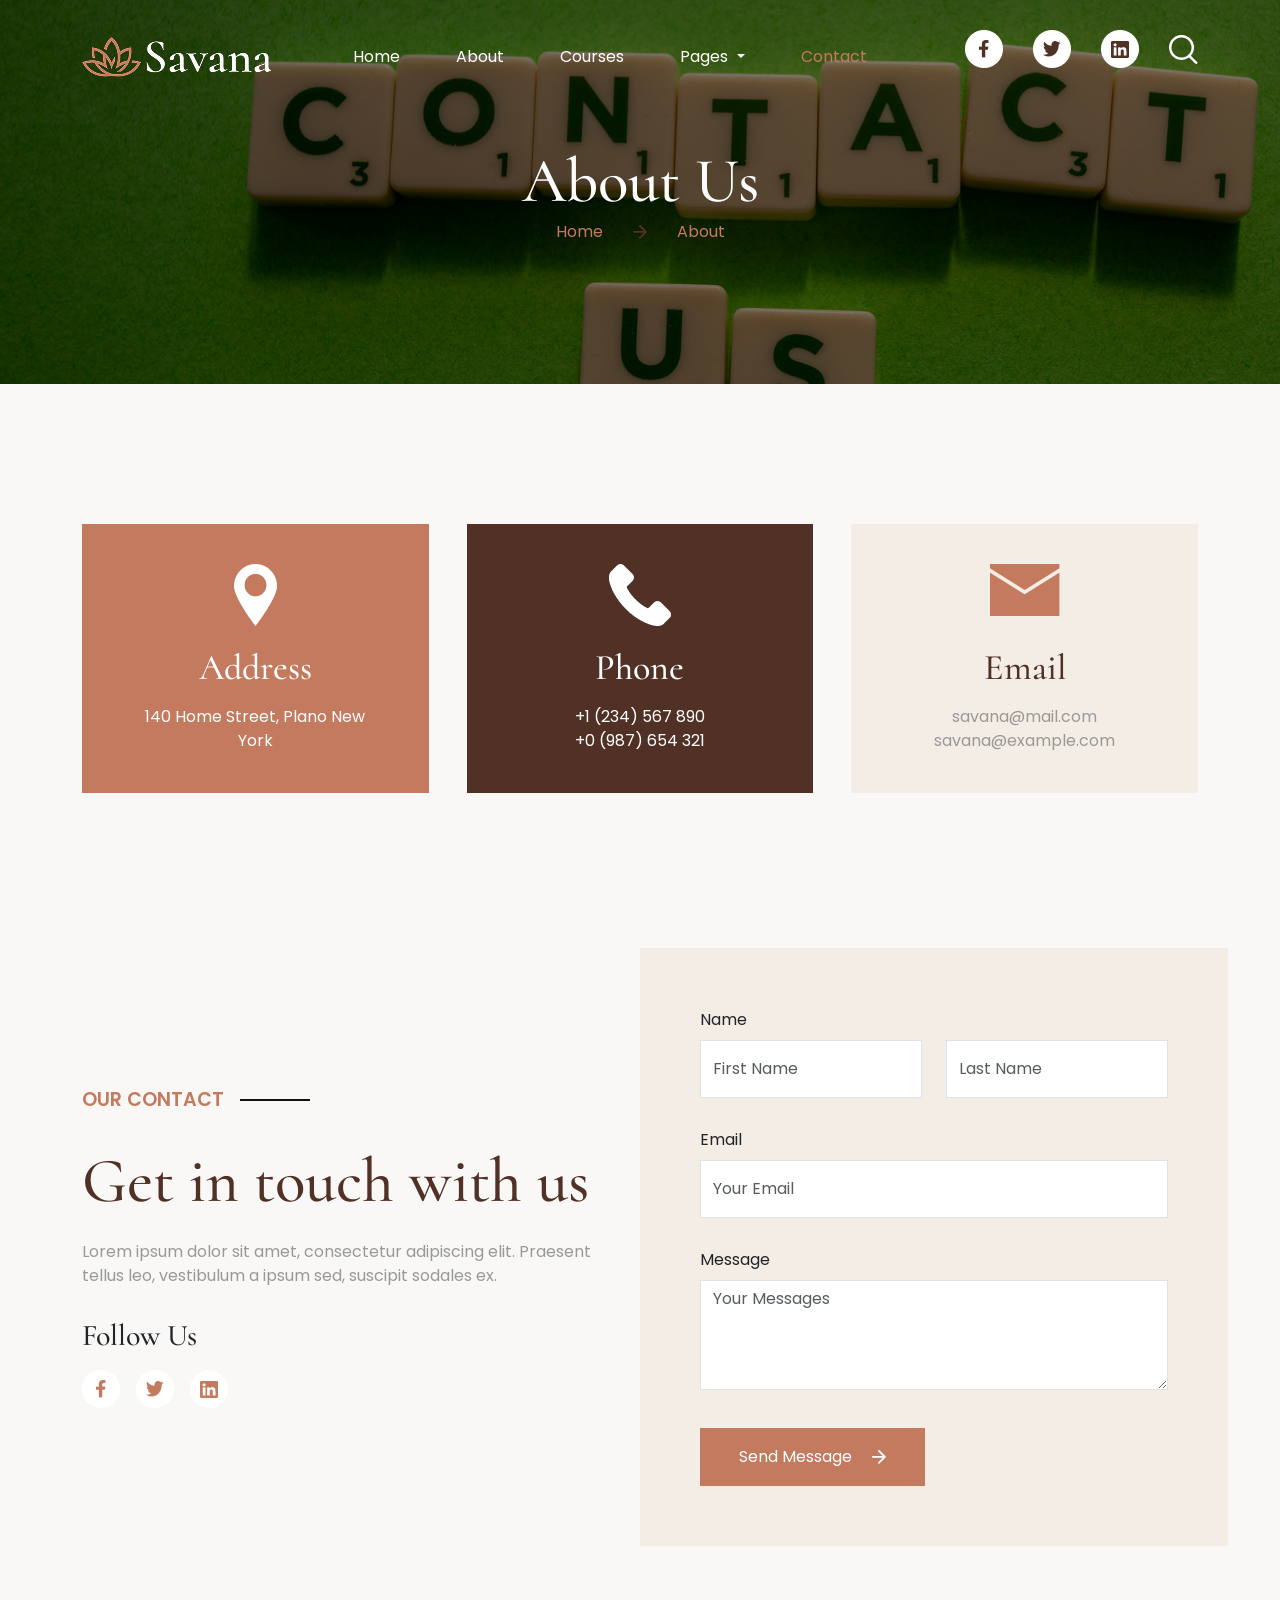
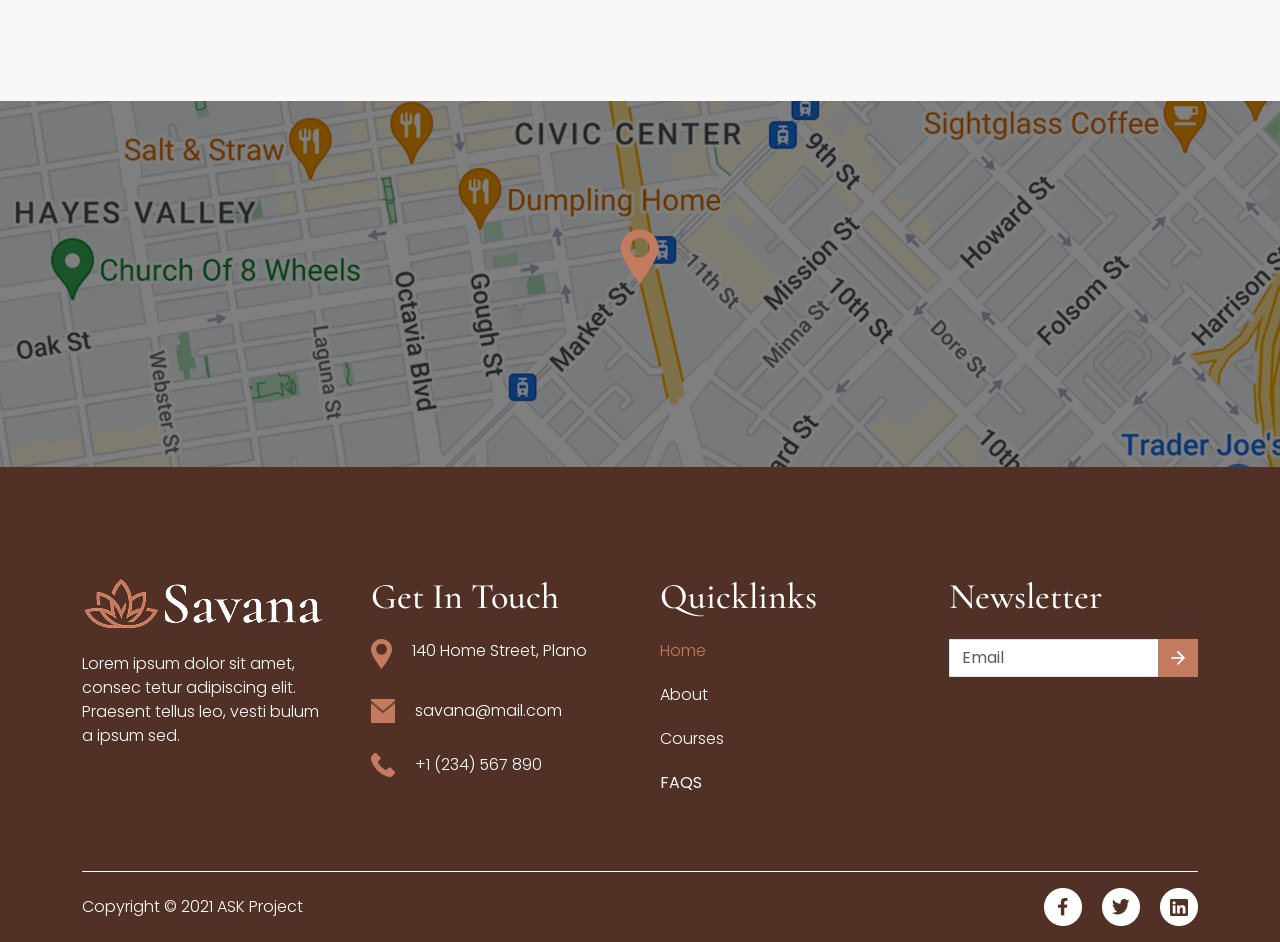
<file: contact.html>
<!DOCTYPE html>
<html lang="en">

<head>
    <meta charset="UTF-8">
    <meta name="viewport" content="width=device-width, initial-scale=1.0">
    <title>CONTACT</title>
    <link rel="stylesheet" href="./assets/css/styles.css">
    <link rel="preconnect" href="https://fonts.googleapis.com">
    <link rel="preconnect" href="https://fonts.gstatic.com" crossorigin>
    <link
        href="https://fonts.googleapis.com/css2?family=Cormorant:ital,wght@0,300..700;1,300..700&family=Poppins:ital,wght@0,100;0,200;0,300;0,400;0,500;0,600;0,700;0,800;0,900;1,100;1,200;1,300;1,400;1,500;1,600;1,700;1,800;1,900&display=swap"
        rel="stylesheet">
</head>

<body class="font-family bg-warning">

    <header class="header mb-3 mb-lg-8">
        <nav data-bs-theme="dark" class="navbar navbar-expand-xl pt-3 pb-6">
            <div class="container">
                <a class="navbar-brand" href="index.html"><img src="./assets/images/about-logo.png" alt="Site Logo"></a>
                <button class="navbar-toggler" type="button" data-bs-toggle="collapse"
                    data-bs-target="#navbarSupportedContent" aria-controls="navbarSupportedContent"
                    aria-expanded="false" aria-label="Toggle navigation">
                    <span class="navbar-toggler-icon"></span>
                </button>
                <div class="collapse navbar-collapse " id="navbarSupportedContent">
                    <ul class="navbar-nav d-flex gap-5 mx-auto mb-2 mb-lg-0">
                        <li class="nav-item">
                            <a class="nav-link" aria-current="page" href="./index.html">Home</a>
                        </li>
                        <li class="nav-item">
                            <a class="nav-link" href="./about.html">About</a>
                        </li>
                        <li class="nav-item">
                            <a class="nav-link " href="#">Courses</a>
                        </li>
                        <li class="nav-item dropdown">
                            <a class="nav-link dropdown-toggle" href="#" role="button" data-bs-toggle="dropdown"
                                aria-expanded="false">
                                Pages
                            </a>
                            <ul class="dropdown-menu">
                                <li><a class="dropdown-item" href="#">Action</a></li>
                                <li><a class="dropdown-item" href="#">Another action</a></li>
                                <li>
                                    <hr class="dropdown-divider">
                                </li>
                                <li><a class="dropdown-item" href="#">Something else here</a></li>
                            </ul>
                        </li>
                        <li class="nav-item">
                            <a class="nav-link active" href="./contact.html">Contact</a>
                        </li>
                    </ul>
                    <ul class="d-flex align-items-center gap-3">
                        <a href="#"><img src="./assets/images/icons/facebook.png" alt="Facebook Icon"></a>
                        <a href="#"><img src="./assets/images/icons/twitter.png" alt="Twitter Icon"></a>
                        <a href="#"><img src="./assets/images/icons/linkedin.png" alt="linkedin Icon"></a>
                        <a href="#"><img src="./assets/images/icons/about-search.png" alt="Search Icon"></a>
                    </ul>
                </div>
            </div>
        </nav>
        <section class="main">
            <div class="container">
                <h1 class="fs-2 text-light text-center font-family-cormorant">About Us</h1>
                <div class="d-flex align-items-center justify-content-center gap-3 pb-8 text-primary">
                    <a href="./index.html">Home</a>
                    <img src="./assets/images/icons/blog-arrow.png" alt="Right Arrow">
                    <a href="about.html">About</a>
                </div>
            </div>
        </section>
    </header>
    <main>
        <section class="reach mb-3 mb-md-6 mb-lg-9">
            <div class="container">
                <div class="row g-1 g-lg-4">
                    <div class="col-12 col-md-6 col-lg-4">
                        <div class="py-5 text-light text-center px-3 px-md-6 px-xxl-7 bg-primary">
                            <img class="pb-2" src="./assets/images/location-map.png" alt="Location Image">
                            <h2 class="fs-3 pb-1 font-family-cormorant">Address</h2>
                            <p>140 Home Street, Plano New York</p>
                        </div>
                    </div>
                    <div class="col-12 col-md-6 col-lg-4">
                        <div class="py-5 text-light text-center px-3 px-md-5 px-xxl-7 bg-secondary">
                            <img class="pb-2" src="./assets/images/vector-call.png" alt="Call Image">
                            <h2 class="fs-3 pb-1 font-family-cormorant">Phone</h2>
                            <p>+1 (234) 567 890</p>
                            <p>+0 (987) 654 321</p>
                        </div>
                    </div>
                    <div class="col-12 col-md-6 col-lg-4">
                        <div class="py-5 text-light text-center px-3 px-md-5 px-xxl-7 bg-danger">
                            <img class="pb-3" src="./assets/images/vector-mail.png" alt="Mail Image">
                            <h2 class="fs-3 text-secondary font-family-cormorant pb-1">Email</h2>
                            <p class="text-success">savana@mail.com</p>
                            <p class="text-success">savana@example.com</p>
                        </div>
                    </div>
                </div>
            </div>
        </section>
        <section class="form mb-4 mb-md-6 mb-lg-9">
            <div class="container">
                <div class="row g-2 g-lg-6 align-items-center">
                    <div class="col-12 col-lg-6">
                        <div class="d-flex align-items-center gap-1 pb-3">
                            <p class="text-primary txt-19 fw-semibold">OUR CONTACT</p>
                            <div class="line-short"></div>
                        </div>
                        <h2 class="font-family-cormorant text-secondary pb-2">Get in touch with us</h2>
                        <p class="text-success pb-3">Lorem ipsum dolor sit amet, consectetur adipiscing elit. Praesent
                            tellus leo, vestibulum a ipsum sed, suscipit sodales ex.</p>
                        <h3 class="txt-30 font-family-cormorant pb-1">Follow Us</h3>
                        <img src="./assets/images/icons/social-icons.png" alt="Social Icons">
                    </div>
                    <div class="col-12 col-lg-6 bg-danger p-2 p-lg-6">
                        <form action="#">
                                <div class="row mb-3">
                                    <label class="form-label">Name</label>
                                    <div class="col-md-6 mb-3 mb-md-0">
                                        <input type="text" class="form-control py-1" placeholder="First Name">
                                    </div>
                                    <div class="col-md-6">
                                        <input type="text" class="form-control py-1" placeholder="Last Name">
                                    </div>
                                </div>
                                <div class="mb-3">
                                    <label class="form-label">Email</label>
                                    <input type="email" class="form-control py-1" placeholder="Your Email">
                                </div>
                                <div class="mb-4">
                                    <label class="form-label">Message</label>
                                    <textarea class="form-control" rows="4" placeholder="Your Messages"></textarea>
                                </div>
                                <button class="btn px-4 py-1" style="background:#C47A5E; color:white;">
                                    Send Message <img class="ps-1" src="./assets/images/icons/right-arrow.png" alt="Right Arrow">
                                </button>
                        </form>
                    </div>
                </div>
            </div>
        </section>
        <section class="map">
            <img class="mw-100" src="./assets/images/map.png" alt="Map Image">
        </section>
    </main>
    <footer class="bg-secondary">
        <div class="container pt-5 pt-lg-7">
            <div class="row g-5 pb-6">
                <div class="col-12 col-xl-3 text-light">
                    <a href="index.html"><img src="./assets/images/footer-logo.png" alt="Website Logo"></a>
                    <p class="pt-2 fw-light">Lorem ipsum dolor sit amet, consec tetur adipiscing elit. Praesent tellus
                        leo, vesti bulum a ipsum sed.</p>
                </div>
                <div class="col-12 col-md-6 col-xl-3">
                    <h2 class="fs-3 text-light pb-2 font-family-cormorant">Get In Touch</h2>
                    <ul class="list-unstyled d-flex flex-column gap-3  text-light">
                        <li><a href="#" class="d-flex gap-2 text-light fw-light"><img
                                    src="./assets/images/icons/location.png" alt="Location Icon">140 Home Street,
                                Plano</a></li>
                        <li><a href="#" class="d-flex gap-2 text-light fw-light"><img
                                    src="./assets/images/icons/email.png" alt="Email Icon">savana@mail.com</a></li>
                        <li><a href="tel: +1 (234) 567 890" class="d-flex gap-2 text-light fw-light"><img
                                    src="./assets/images/icons/phone.png" alt="Location Icon">+1 (234) 567 890</a></li>
                    </ul>
                </div>
                <div class="col-12 col-md-6 col-xl-3">
                    <h2 class="fs-3 text-light pb-2 font-family-cormorant">Quicklinks</h2>
                    <ul class="list-unstyled d-flex flex-column gap-2">
                        <li><a href="#" class="text-primary fw-light">Home</a></li>
                        <li><a href="#" class="text-light fw-light">About</a></li>
                        <li><a href="#" class="text-light fw-light fw-light">Courses</a></li>
                        <li><a href="#" class="text-light">FAQS</a></li>
                    </ul>
                </div>
                <div class="footer-form col-12 col-xl-3">
                    <h2 class="fs-3 text-light pb-2 font-family-cormorant">Newsletter</h2>
                    <div class="input-group mb-3">
                        <input type="text" class="form-control" placeholder="Email" aria-label="Email"
                            aria-describedby="button-addon2">
                        <button class="btn bg-primary" type="button" id="button-addon2"><img
                                src="./assets/images/icons/right-arrow.png" alt="Right Arrow icon"></button>
                    </div>
                </div>
            </div>
            <div class="line"></div>
            <div class="py-1 d-flex align-items-center justify-content-between">
                <p class="m-0 text-light fw-light">Copyright © 2021 ASK Project</p>
                <div class="d-flex gap-2">
                    <a href="#"><img src="./assets/images/icons/footer-fb.png" alt="Facebook Icon"></a>
                    <a href="#"><img src="./assets/images/icons/footer-twitter.png" alt="Twitter Icon"></a>
                    <a href="#"><img src="./assets/images/icons/footer-linkedin.png" alt="Linkedin Icon"></a>
                </div>
            </div>
        </div>
    </footer>

    <script src="https://cdn.jsdelivr.net/npm/bootstrap@5.3.8/dist/js/bootstrap.bundle.min.js"
        integrity="sha384-FKyoEForCGlyvwx9Hj09JcYn3nv7wiPVlz7YYwJrWVcXK/BmnVDxM+D2scQbITxI"
        crossorigin="anonymous"></script>
</body>

</html>
</file>
